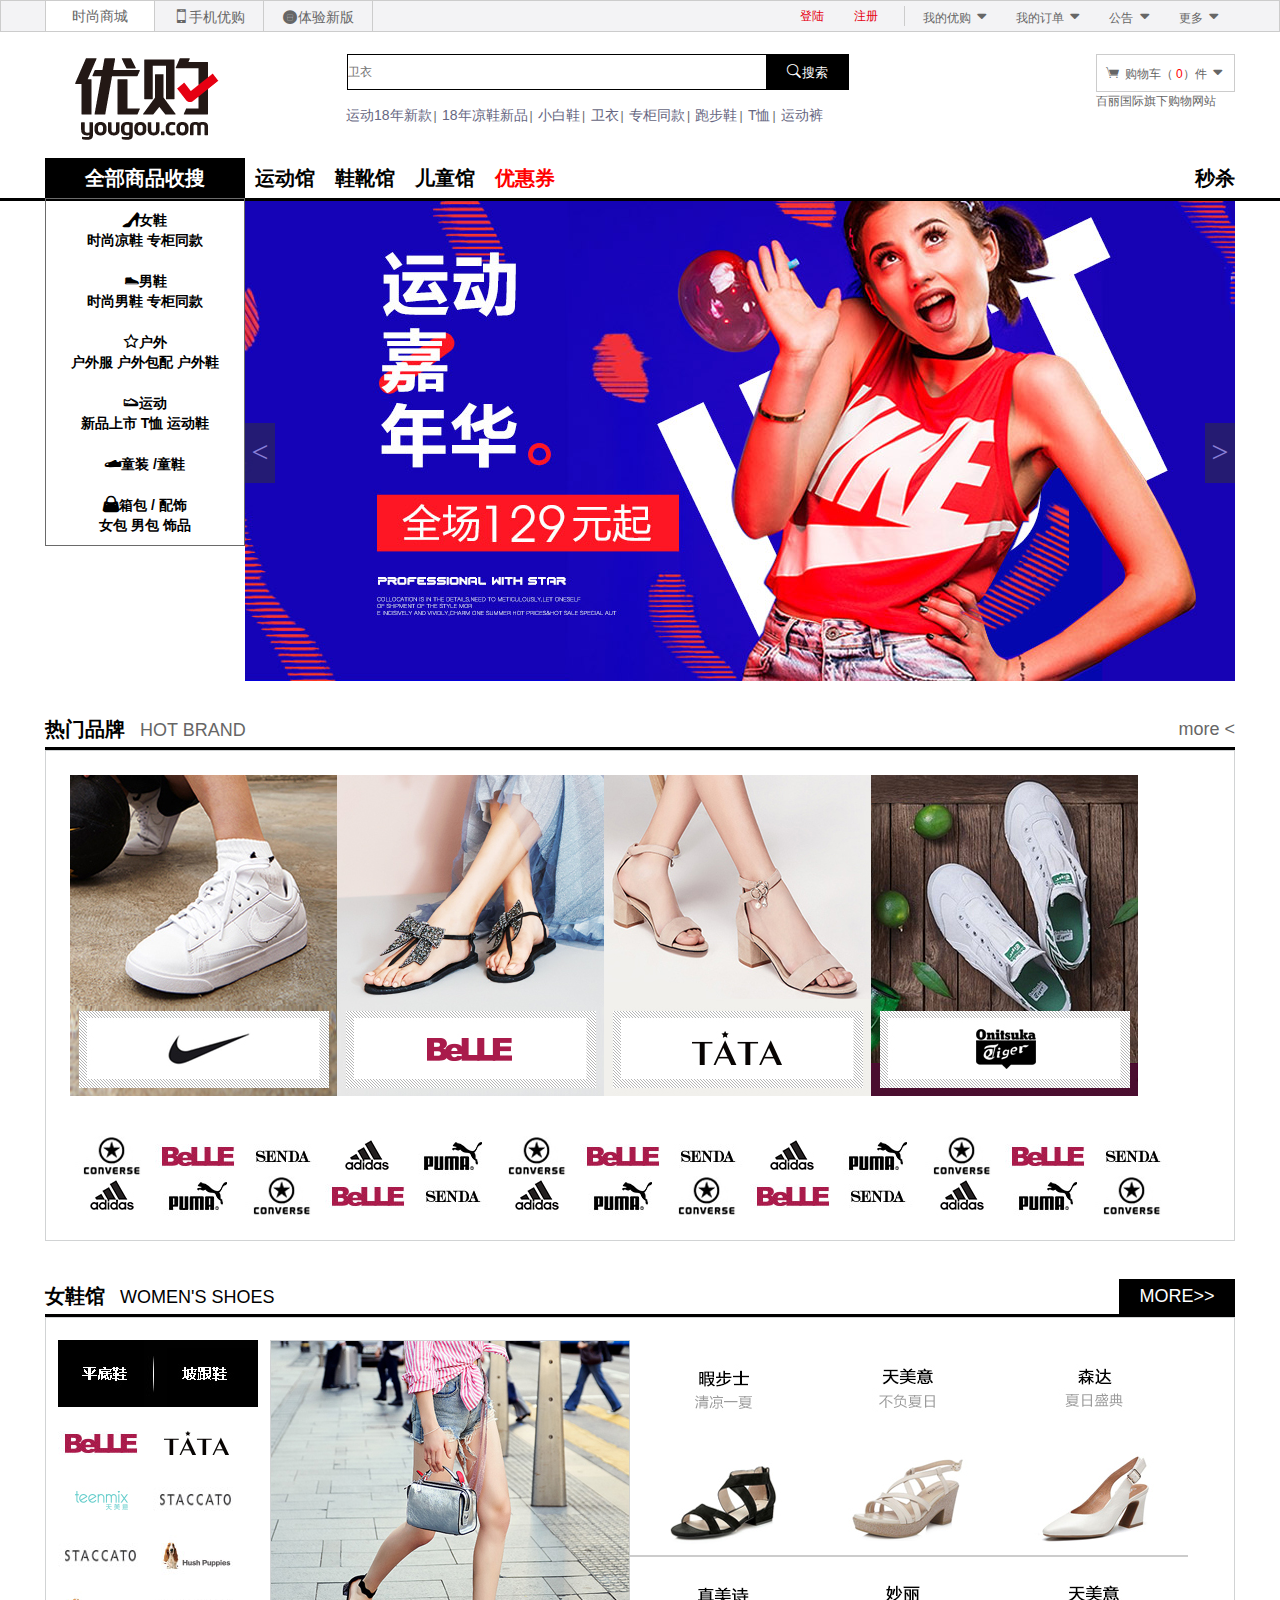
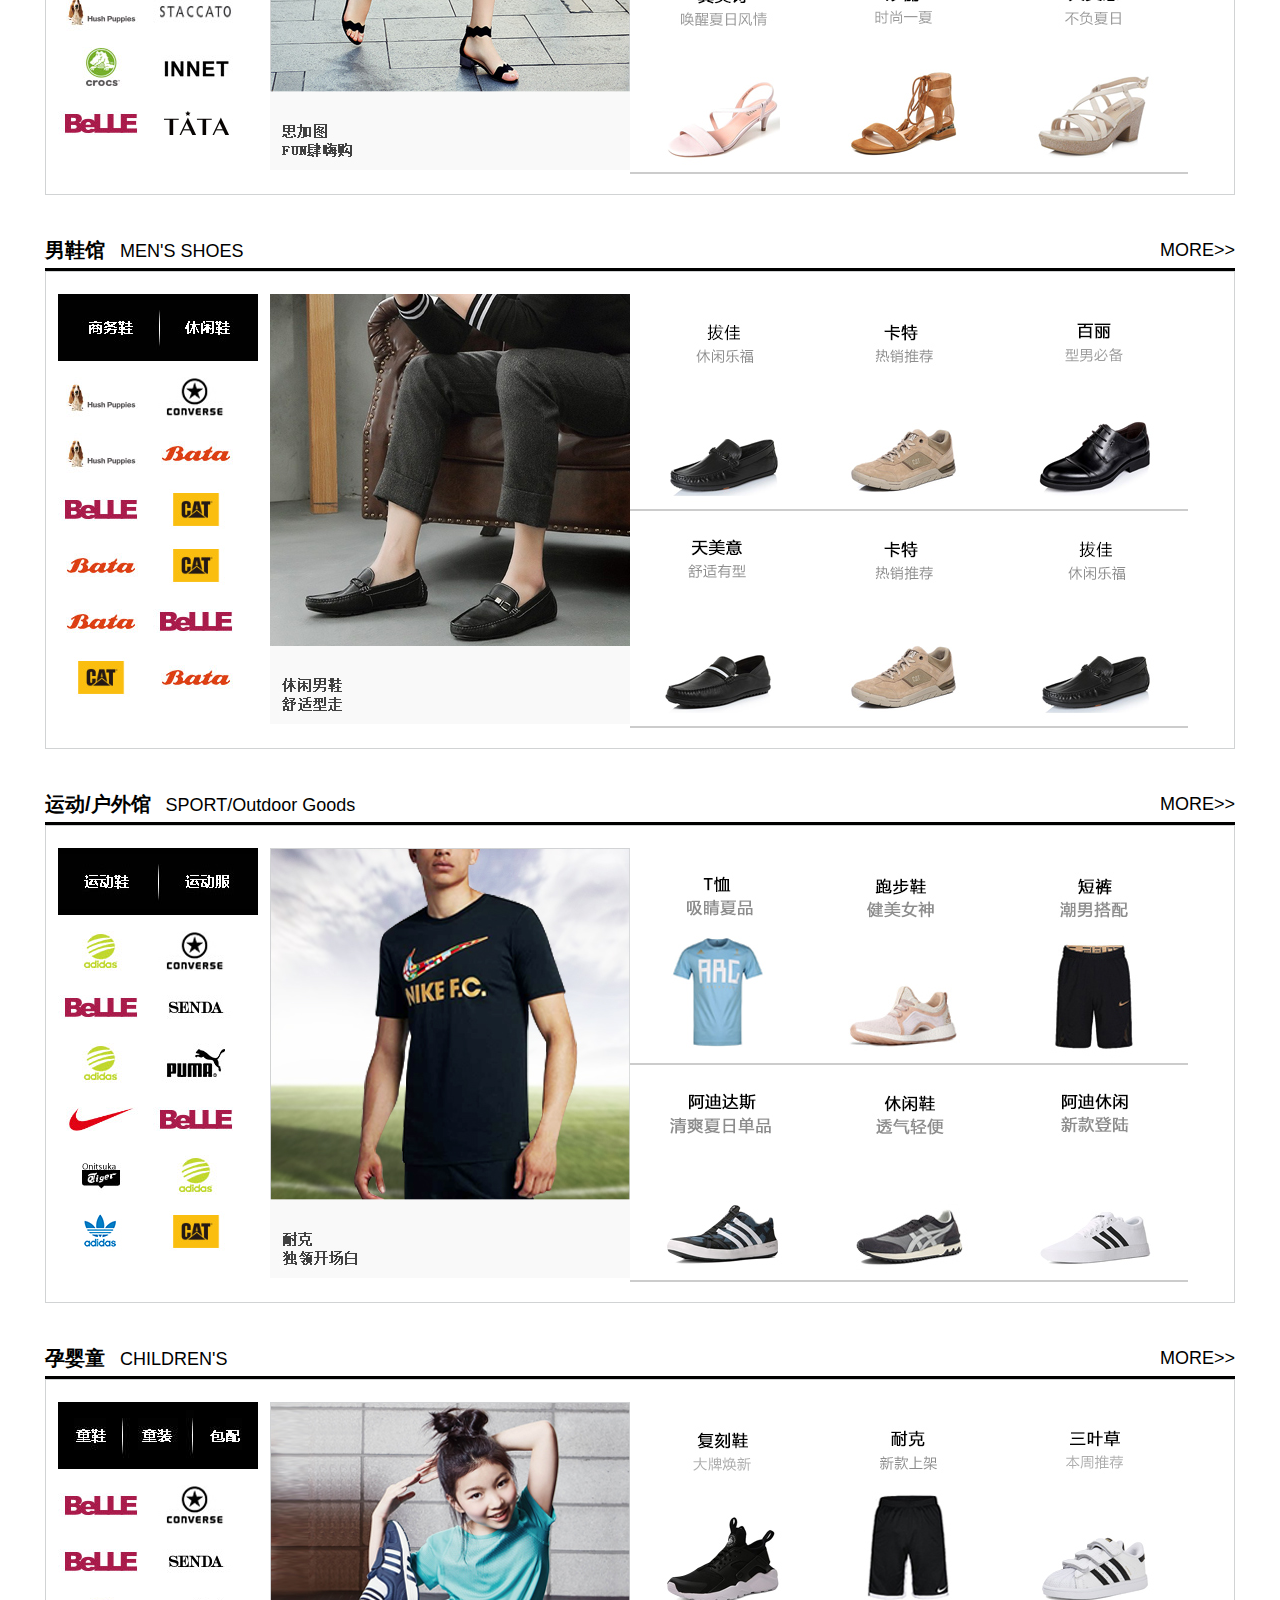
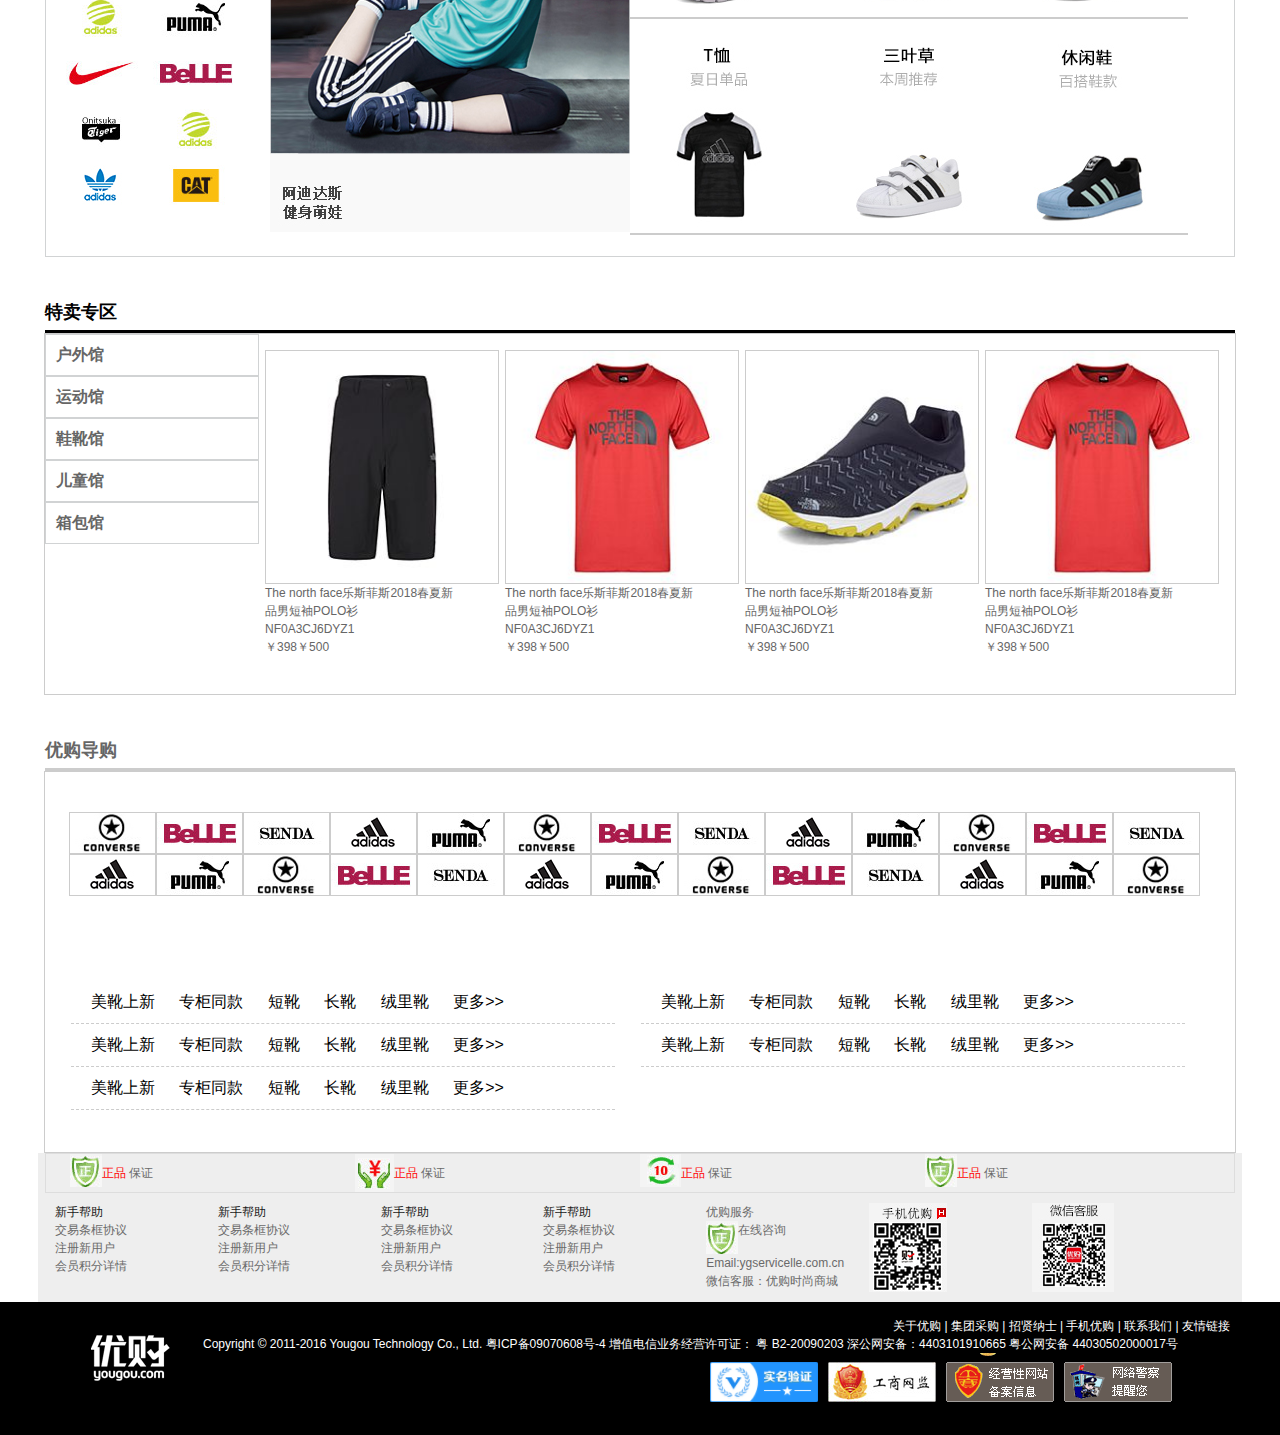
<file: src/index.html>
<!DOCTYPE html>
<html lang="en">

<head>
    <meta charset="UTF-8">
    <meta name="viewport" content="width=device-width, initial-scale=1.0">
    <meta http-equiv="X-UA-Compatible" content="ie=edge">
    <title>Document</title>
    <link rel="stylesheet" href="./css/index.css">
    <link rel="stylesheet" href="./css/base.css">
    <link rel="stylesheet" href="./font/iconfont.css">
</head>

<body>

    <!-- 首页 -->
    <div class="tzl_yougou">
        <!-- 头部部分 -->
        <div class="top_nav">
            <div class="w">
                <div class="cf top_navt">
                    <ul class="cf fl top_navtl">
                        <li class="fl">
                            <a href="">时尚商城</a>
                        </li>
                        <li class="fl">
                            <a href="">
                                <i class="iconfont icon-shouji"></i>手机优购</a>
                        </li>
                        <li class="fl">
                            <a href="">
                                <i class="iconfont icon-daodiantiyan"></i>体验新版</a>
                        </li>
                    </ul>
                    <ul class="cf fr top_navtr">
                        <div class="fl aboutuser">
                            <span class="login_top">登陆</span>
                            <span class="zhuce_top">注册</span>
                        </div>
                        <li class="fl">
                            <a href="">我的优购
                                <i class="iconfont icon-xiala"></i>
                            </a>
                        </li>
                        <li class="fl">
                            <a href="">我的订单
                                <i class="iconfont icon-xiala"></i>
                            </a>
                        </li>
                        <li class="fl">
                            <a href="">公告
                                <i class="iconfont icon-xiala"></i>
                            </a>
                        </li>
                        <li class="fl">
                            <a href="">更多
                                <i class="iconfont icon-xiala"></i>
                            </a>
                        </li>
                    </ul>
                </div>
            </div>
        </div>
        <!-- 搜索部分 -->
        <div class="logo_tab">
            <div class="w cf">
                <div class="fl logo_t">
                    <img src="./images/logo_n.jpg" alt="">
                </div>
                <div class="fl logo_c">
                    <div class="logo_ct cf">
                        <input type="text" placeholder="卫衣">
                        <button class="fr">
                            <i class="iconfont icon-fangdajing"></i>搜索</button>
                    </div>
                    <div class="logo_cb">
                        <ul class="cf">
                            <li class="fl">
                                <a href="">运动18年新款</a>
                            </li>
                            <li class="fl"> |
                                <a href="">18年凉鞋新品</a>
                            </li>
                            <li class="fl"> |
                                <a href="">小白鞋</a>
                            </li>
                            <li class="fl"> |
                                <a href="">卫衣</a>
                            </li>
                            <li class="fl"> |
                                <a href="">专柜同款</a>
                            </li>
                            <li class="fl"> |
                                <a href="">跑步鞋</a>
                            </li>
                            <li class="fl"> |
                                <a href="">T恤</a>
                            </li>
                            <li class="fl"> |
                                <a href="">运动裤</a>
                            </li>
                        </ul>
                    </div>
                </div>
                <div class="fr logo_r">
                    <div class="fr logo_rl">
                        <i class="iconfont icon-gouwuche"></i>
                        <span>
                            购物车（
                            <span class="logo_rl_s">4</span>）件
                        </span>
                        <i class="iconfont icon-xiala"></i>
                    </div>
                    <p>百丽国际旗下购物网站</p>

                </div>
            </div>
        </div>
        <!-- 导航栏 -->
        <div class="navLan">
            <div class="w">
                <div class="fl nav_left">
                    <ul class="cf nav_leftul">
                        <li class="fl fristNavLi">
                            <span>全部商品收搜</span>
                            <ul>
                                <li>
                                    <div>
                                        <i class="iconfont icon-gaogenxie"></i>女鞋</div>
                                    <p>时尚凉鞋 专柜同款</p>
                                </li>
                                <li>
                                    <div>
                                        <i class="iconfont icon-xiezi"></i>男鞋</div>
                                    <p>时尚男鞋 专柜同款</p>
                                </li>
                                <li>
                                    <div>
                                        <i class="iconfont icon-star"></i>户外</div>
                                    <p>户外服 户外包配 户外鞋</p>
                                </li>
                                <li>
                                    <div>
                                        <i class="iconfont icon-xiezi1"></i>运动</div>
                                    <p>新品上市 T恤 运动鞋</p>
                                </li>
                                <li>
                                    <div>
                                        <i class="iconfont icon-yundongxie"></i>童装 /童鞋</div>
                                    <pT恤 裤装 跑步鞋p>
                                </li>
                                <li>
                                    <div>
                                        <i class="iconfont icon-baobao"></i>箱包 / 配饰</div>
                                    <p>女包 男包 饰品</p>
                                </li>
                            </ul>
                        </li>
                        <li class="fl">运动馆</li>
                        <li class="fl">鞋靴馆</li>
                        <li class="fl">儿童馆</li>
                        <li class="fl ">优惠券</li>
                    </ul>
                </div>
                <div class="nav_right fr">
                    秒杀
                </div>
            </div>
        </div>

        <!-- 轮播图 -->
        <div class="cf">
            <div class="w">
                <div class="fr bannerbox">
                    <div class="banner" id="banner1">
                        <div class="move" id="move1">
                            <ul cf>
                                <li class="fl">
                                    <img src="./images/lunbo1.jpg" alt="" width="990" height="480px">
                                </li>
                                <li class="fl">
                                    <img src="./images/lunbo3.jpg" alt="" width="990" height="480px">
                                </li>
                                <li class="fl">
                                    <img src="./images/lunbo2.jpg" alt="" width="990" height="480px">
                                </li>
                                <li class="fl">
                                    <img src="./images/lunbo1.jpg" alt="" width="990" height="480px">
                                </li>
                                <li class="fl">
                                    <img src="./images/03.jpg" alt="" width="990" height="480px">
                                </li>
                            </ul>
                        </div>
                        <div class="ctrl" id="ctrl"></div>
                    </div>
                </div>
            </div>
        </div>

        <!--热门品牌 HOT BRAND-->
        <div class="w hot_t cf">
            <h5 class="fl">
                <span> 热门品牌</span>
                <span>HOT BRAND</span>
            </h5>
            <span class="fr">more
                <</span>
        </div>
        <div class="hot_brand">
            <div class="w">
                <div class="hot_brand_c">
                    <div class="hot_b">

                    </div>

                    <!-- 品牌logo -->
                    <div class="logo_pinpai">
                    </div>
                </div>


            </div>
        </div>


        <!-- 女鞋馆WOMEN'S SHOES-->
        <div class="women">
            <div class="w">
                <div class="women_t cf">
                    <h5 class="fl">
                        <span>女鞋馆</span>
                        <span>WOMEN'S SHOES</span>
                    </h5>
                    <span class="fr women_ts">MORE>></span>
                </div>
                <div class="women_b cf">
                    <div class="fl women_bl">
                        <img src="./images/nuxie.jpg" alt="">
                        <ul class="cf">
                            <li class="fl">
                                <img src="./images/nvxielogo1.jpg" alt="">
                            </li>
                            <li class="fl">
                                <img src="./images/nvxielogo2.jpg" alt="">
                            </li>
                            <li class="fl">
                                <img src="./images/nvxielogo3.jpg" alt="">
                            </li>
                            <li class="fl">
                                <img src="./images/nvxielogo4.jpg" alt="">
                            </li>
                            <li class="fl">
                                <img src="./images/nvxielogo4.jpg" alt="">
                            </li>
                            <li class="fl">
                                <img src="./images/nvxielogo6.jpg" alt="">
                            </li>
                            <li class="fl">
                                <img src="./images/nvxielogo6.jpg" alt="">
                            </li>
                            <li class="fl">
                                <img src="./images/nvxielogo4.jpg" alt="">
                            </li>
                            <li class="fl">
                                <img src="./images/nvxielogo9.jpg" alt="">
                            </li>
                            <li class="fl">
                                <img src="./images/nvxielogo10.jpg" alt="">
                            </li>
                            <li class="fl">
                                <img src="./images/nvxielogo1.jpg" alt="">
                            </li>
                            <li class="fl">
                                <img src="./images/nvxielogo2.jpg" alt="">
                            </li>
                        </ul>
                    </div>
                    <div class="fl women_bc">
                        <img src="./images/nvxietu1.jpg" alt="">
                    </div>
                    <div class="fl women_br">
                        <div class="women_brli">
                            <div class="cf">
                                <img src="./images/nvxie1.jpg" alt="">
                                <img src="./images/nvxie2.jpg" alt="">
                                <img src="./images/nvxie3.jpg" alt="">
                            </div>
                            <div class="cf">
                                <img src="./images/nvxie4.jpg" alt="">
                                <img src="./images/nvxie6.jpg" alt="">
                                <img src="./images/nvxie2.jpg" alt="">
                            </div>
                        </div>
                    </div>
                </div>
            </div>
        </div>

        <!-- 男鞋馆MEN'S SHOES -->
        <div class="women">
            <div class="w">
                <div class="women_t cf">
                    <h5 class="fl">
                        <span>男鞋馆</span>
                        <span>MEN'S SHOES</span>
                    </h5>
                    <span class="fr">MORE>></span>
                </div>
                <div class="women_b cf">
                    <div class="fl women_bl">
                        <img src="./images/05.png" alt="">
                        <ul class="cf">
                            <li class="fl">
                                <img src="./images/nanxielogo5.jpg" alt="">
                            </li>
                            <li class="fl">
                                <img src="./images/logo1.jpg" alt="">
                            </li>
                            <li class="fl">
                                <img src="./images/nanxielogo5.jpg" alt="">
                            </li>
                            <li class="fl">
                                <img src="./images/nanxielogo3.jpg" alt="">
                            </li>
                            <li class="fl">
                                <img src="./images/logo2.jpg" alt="">
                            </li>
                            <li class="fl">
                                <img src="./images/nanxielogo2.jpg" alt="">
                            </li>
                            <li class="fl">
                                <img src="./images/nanxielogo3.jpg" alt="">
                            </li>
                            <li class="fl">
                                <img src="./images/nanxielogo2.jpg" alt="">
                            </li>
                            <li class="fl">
                                <img src="./images/nanxielogo3.jpg" alt="">
                            </li>
                            <li class="fl">
                                <img src="./images/logo2.jpg" alt="">
                            </li>
                            <li class="fl">
                                <img src="./images/nanxielogo2.jpg" alt="">
                            </li>
                            <li class="fl">
                                <img src="./images/nanxielogo3.jpg" alt="">
                            </li>
                        </ul>
                    </div>
                    <div class="fl women_bc">
                        <img src="./images/06.png" alt="">
                    </div>
                    <div class="fl women_br">
                        <div class="women_brli">
                            <div class="cf">
                                <img src="./images/nanxie1.jpg" alt="">
                                <img src="./images/nanxie2.jpg" alt="">
                                <img src="./images/nanxie3.jpg" alt="">
                            </div>
                            <div class="cf">
                                <img src="./images/nanxie4.jpg" alt="">
                                <img src="./images/nanxie2.jpg" alt="">
                                <img src="./images/07.jpg" alt="">
                            </div>
                        </div>
                    </div>
                </div>
            </div>
        </div>


        <!-- 运动/户外馆SPORT/Outdoor Goods -->
        <div class="women">
            <div class="w">
                <div class="women_t cf">
                    <h5 class="fl">
                        <span>运动/户外馆</span>
                        <span>SPORT/Outdoor Goods</span>
                    </h5>
                    <span class="fr">MORE>></span>
                </div>
                <div class="women_b cf">
                    <div class="fl women_bl">
                        <img src="./images/yundong.jpg" alt="">
                        <ul class="cf">
                            <li class="fl">
                                <img src="./images/logo8.jpg" alt="">
                            </li>
                            <li class="fl">
                                <img src="./images/logo1.jpg" alt="">
                            </li>
                            <li class="fl">
                                <img src="./images/logo2.jpg" alt="">
                            </li>
                            <li class="fl">
                                <img src="./images/logo3.jpg" alt="">
                            </li>
                            <li class="fl">
                                <img src="./images/logo8.jpg" alt="">
                            </li>
                            <li class="fl">
                                <img src="./images/logo5.jpg" alt="">
                            </li>
                            <li class="fl">
                                <img src="./images/logo6.jpg" alt="">
                            </li>
                            <li class="fl">
                                <img src="./images/logo2.jpg" alt="">
                            </li>
                            <li class="fl">
                                <img src="./images/logo7.jpg" alt="">
                            </li>
                            <li class="fl">
                                <img src="./images/logo8.jpg" alt="">
                            </li>
                            <li class="fl">
                                <img src="./images/logo9.jpg" alt="">
                            </li>
                            <li class="fl">
                                <img src="./images/nanxielogo2.jpg" alt="">
                            </li>

                        </ul>
                    </div>
                    <div class="fl women_bc">
                        <img src="./images/huwai.jpg" alt="">
                    </div>
                    <div class="fl women_br">
                        <div class="women_brli">
                            <div class="cf">
                                <img src="./images/huwai2.jpg" alt="">
                                <img src="./images/huwai3.jpg" alt="">
                                <img src="./images/huwai4.jpg" alt="">
                            </div>
                            <div class="cf">
                                <img src="./images/huwai5.jpg" alt="">
                                <img src="./images/huwai6.jpg" alt="">
                                <img src="./images/huwai7.jpg" alt="">
                            </div>
                        </div>
                    </div>
                </div>
            </div>
        </div>


        <!-- 孕婴童CHILDREN'S -->
        <div class="women">
            <div class="w">
                <div class="women_t cf">
                    <h5 class="fl">
                        <span>孕婴童</span>
                        <span>CHILDREN'S</span>
                    </h5>
                    <span class="fr">MORE>></span>
                </div>
                <div class="women_b cf">
                    <div class="fl women_bl">
                        <img src="./images/yin.jpg" alt="">
                        <ul class="cf">
                            <li class="fl">
                                <img src="./images/logo2.jpg" alt="">
                            </li>
                            <li class="fl">
                                <img src="./images/logo1.jpg" alt="">
                            </li>
                            <li class="fl">
                                <img src="./images/logo2.jpg" alt="">
                            </li>
                            <li class="fl">
                                <img src="./images/logo3.jpg" alt="">
                            </li>
                            <li class="fl">
                                <img src="./images/logo8.jpg" alt="">
                            </li>
                            <li class="fl">
                                <img src="./images/logo5.jpg" alt="">
                            </li>
                            <li class="fl">
                                <img src="./images/logo6.jpg" alt="">
                            </li>
                            <li class="fl">
                                <img src="./images/logo2.jpg" alt="">
                            </li>
                            <li class="fl">
                                <img src="./images/logo7.jpg" alt="">
                            </li>
                            <li class="fl">
                                <img src="./images/logo8.jpg" alt="">
                            </li>
                            <li class="fl">
                                <img src="./images/logo9.jpg" alt="">
                            </li>
                            <li class="fl">
                                <img src="./images/nanxielogo2.jpg" alt="">
                            </li>
                        </ul>
                    </div>
                    <div class="fl women_bc">
                        <img src="./images/yin1.jpg" alt="">
                    </div>
                    <div class="fl women_br">
                        <div class="women_brli">
                            <div class="cf">
                                <img src="./images/yin6.jpg" alt="">
                                <img src="./images/yin5.jpg" alt="">
                                <img src="./images/yin2.jpg" alt="">
                            </div>
                            <div class="cf">
                                <img src="./images/yin3.jpg" alt="">
                                <img src="./images/yin2.jpg" alt="">
                                <img src="./images/yin4.jpg" alt="">
                            </div>
                        </div>
                    </div>
                </div>
            </div>
        </div>

        <!-- 特卖专区 -->
        <div class="zhuanqu w">
            <h5>特卖专区</h5>
        </div>
        <div class="temai">
            <div class="w cf">
                <div class="temai_lb fl">
                    <ul>
                        <li>户外馆</li>
                        <li>运动馆</li>
                        <li>鞋靴馆</li>
                        <li>儿童馆</li>
                        <li>箱包馆</li>
                    </ul>
                </div>

                <div class="temai_lr fl">

                </div>
            </div>
        </div>


        <!-- 优购导购 -->
        <div class="daogou w">
            <h5>优购导购</h5>
        </div>
        <div class="yougou">
            <div class="w">
                <div class="yougou_logo">
                    <div class="logo_pinpai yougou_logopp"></div>
                    <div></div>
                </div>
                <div class="yougou_logoxi">
                    <ul class="cf">
                        <li class="fl">
                            <div>
                                <a href="" 潮流女鞋></a>
                                <a href="">美靴上新</a>
                                <a href=""> 专柜同款 </a>
                                <a href=""> 短靴</a>
                                <a href="">长靴</a>
                                <a href="">绒里靴 </a>
                                <a href="">更多>></a>
                            </div>
                        </li>
                        <li class="fl">
                            <div>
                                <a href="" 潮流女鞋></a>
                                <a href="">美靴上新</a>
                                <a href=""> 专柜同款 </a>
                                <a href=""> 短靴</a>
                                <a href="">长靴</a>
                                <a href="">绒里靴 </a>
                                <a href="">更多>></a>
                            </div>
                        </li>
                        <li class="fl">
                            <div>
                                <a href="" 潮流女鞋></a>
                                <a href="">美靴上新</a>
                                <a href=""> 专柜同款 </a>
                                <a href=""> 短靴</a>
                                <a href="">长靴</a>
                                <a href="">绒里靴 </a>
                                <a href="">更多>></a>
                            </div>
                        </li>
                        <li class="fl">
                            <div>
                                <a href="" 潮流女鞋></a>
                                <a href="">美靴上新</a>
                                <a href=""> 专柜同款 </a>
                                <a href=""> 短靴</a>
                                <a href="">长靴</a>
                                <a href="">绒里靴 </a>
                                <a href="">更多>></a>
                            </div>
                        </li>
                        <li class="fl">
                            <div>
                                <a href="" 潮流女鞋></a>
                                <a href="">美靴上新</a>
                                <a href=""> 专柜同款 </a>
                                <a href=""> 短靴</a>
                                <a href="">长靴</a>
                                <a href="">绒里靴 </a>
                                <a href="">更多>></a>
                            </div>
                        </li>
                    </ul>
                </div>
            </div>
        </div>

    <!-- footer -->
    <div class="footer">
        <div class="w">
        <div>
            <ul class="foodterTitle cf">

                <li class="fl cf">
                    <img src="./images/7.png" alt="" class="fl">
                    <span class="fl">正品
                        <i>保证</i>
                    </span>
                </li>
                <li class="fl cf">
                    <img src="./images/8.png" alt="" class="fl">
                    <span class="fl">正品
                        <i>保证</i>
                    </span>
                </li>
                <li class="fl cf">
                    <img src="./images/9.png" alt="" class="fl">
                    <span class="fl">正品
                        <i>保证</i>
                    </span>
                </li>
                <li class="fl cf">
                    <img src="./images/7.png" alt="" class="fl">
                    <span class="fl">正品
                        <i>保证</i>
                    </span>
                </li>

            </ul>
        </div>
        <div class="foodterList cf">
            <div class="lisItem fl">
                <ul class="foodterItem">
                    <li>新手帮助</li>
                    <li>交易条框协议</li>
                    <li>注册新用户</li>
                    <li>会员积分详情</li>
                </ul>
            </div>
            <div class="lisItem fl">
                <ul class="foodterItem">
                    <li>新手帮助</li>
                    <li>交易条框协议</li>
                    <li>注册新用户</li>
                    <li>会员积分详情</li>
                </ul>
            </div>
            <div class="lisItem fl">
                <ul class="foodterItem">
                    <li>新手帮助</li>
                    <li>交易条框协议</li>
                    <li>注册新用户</li>
                    <li>会员积分详情</li>
                </ul>
            </div>
            <div class="lisItem fl">
                <ul class="foodterItem">
                    <li>新手帮助</li>
                    <li>交易条框协议</li>
                    <li>注册新用户</li>
                    <li>会员积分详情</li>
                </ul>
            </div>
            <div class="lisItem fl">
                <div>优购服务</div>
                <div class="cf">
                    <img src="./images/7.png" alt="" class="fl">
                    <span class="fl">在线咨询</span>

                </div>
                <div>
                    Email:ygservicelle.com.cn

                </div>
                <div>
                    微信客服：优购时尚商城

                </div>
            </div>
            <div class="lisItem fl">
                <img src="./images/1.png" alt="">
            </div>
            <div class="lisItem fl">
                <img src="./images/4.png" alt="">
            </div>
        </div>
    </div>
        
    </div>
    <div class="dibuss">
        <div class="dibt">关于优购 | 集团采购 | 招贤纳士 | 手机优购 | 联系我们 | 友情链接 </div>
        <div class=" cf">
            <div class="fl">
                <img class="yougouLogo" src="./images/2.png" alt="">
            </div>
            <div class="fl">
                <div>Copyright © 2011-2016 Yougou Technology Co., Ltd. 粤ICP备09070608号-4 增值电信业务经营许可证： 粤 B2-20090203 深公网安备：4403101910665  粤公网安备 44030502000017号</div>
                <div class="cf">
                    <img src="./images/6.png" alt="" class="fr">
                </div>
            </div>
        </div>
    </div>
    </div>


  
    <script src="../js/jquery.min.js"></script>
    <script src="../js/myscroll.js"></script>
    <script src="../js/common.js"></script>
    <script src="../js/index.js"></script>
</body>

</html>
</file>
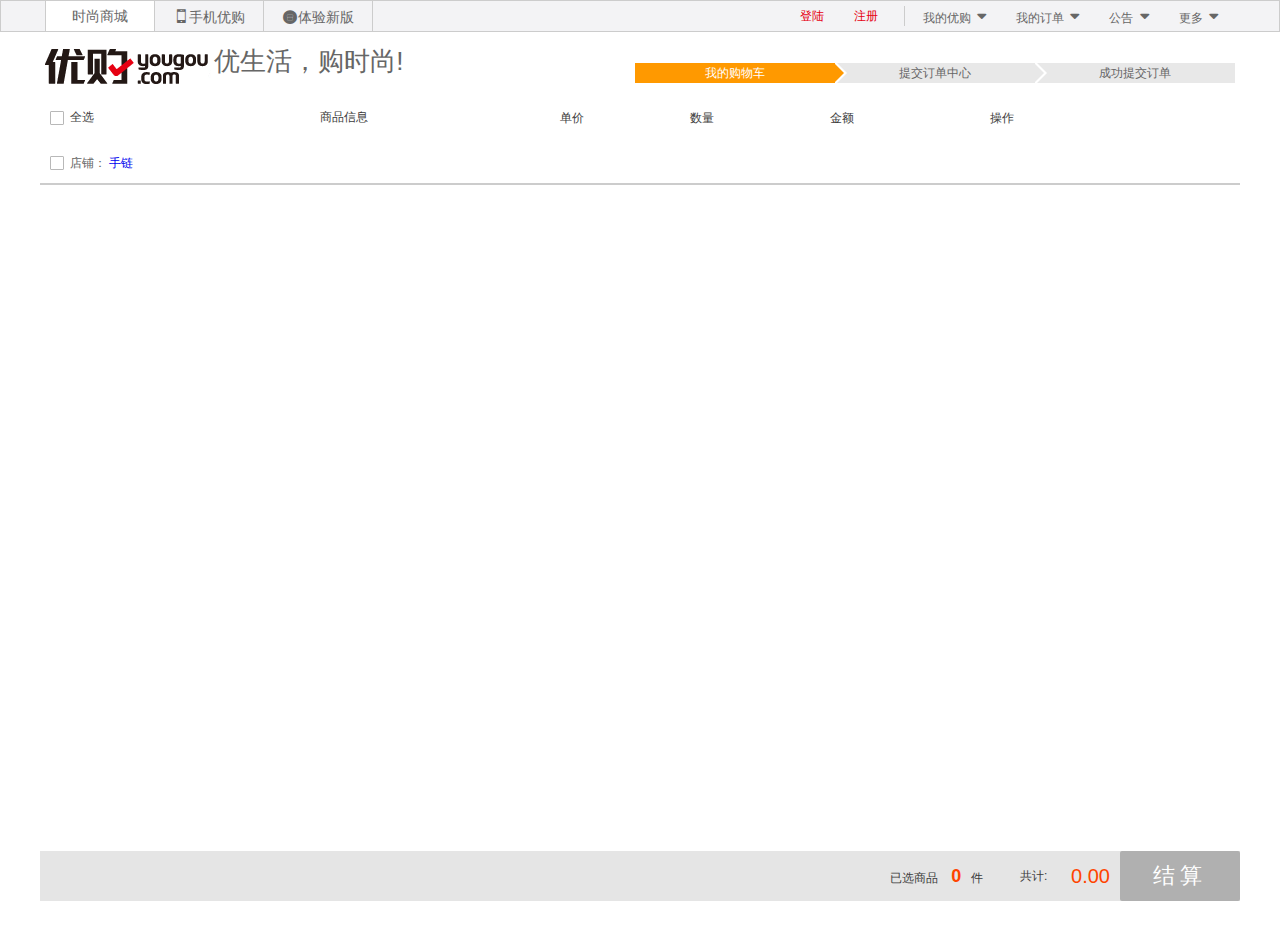
<file: src/car.html>
<!DOCTYPE html>
<html lang="en">

<head>
    <meta charset="UTF-8">
    <meta name="viewport" content="width=device-width, initial-scale=1.0">
    <meta http-equiv="X-UA-Compatible" content="ie=edge">
    <title>Document</title>
    <link rel="stylesheet" href="./css/car.css">
    <link rel="stylesheet" href="./css/base.css">
    <link rel="stylesheet" href="./font/iconfont.css">


    <script src="../js/jquery.min.js"></script>
    <script src="../js/httpclient.js"></script>
    <script src="../js/common.js"></script>
    <script src="../js/jquery.carts.min.js"></script>
    <script src="../js/car.js"></script>
    <script src="../js/carts.js"></script>



</head>

<body>
    <!-- car-->
    <div class="tzl_yougou">
        <!-- 头部部分 -->
        <div class="top_nav">
            <div class="w">
                <div class="cf top_navt">
                    <ul class="cf fl top_navtl">
                        <li class="fl">
                            <a href="">时尚商城</a>
                        </li>
                        <li class="fl">
                            <a href="">
                                <i class="iconfont icon-shouji"></i>手机优购</a>
                        </li>
                        <li class="fl">
                            <a href="">
                                <i class="iconfont icon-daodiantiyan"></i>体验新版</a>
                        </li>
                    </ul>
                    <ul class="cf fr top_navtr">
                        <div class="fl aboutuser">
                            <span class="login_top">登陆</span>
                            <span class="zhuce_top">注册</span>
                        </div>
                        <li class="fl">
                            <a href="">我的优购
                                <i class="iconfont icon-xiala"></i>
                            </a>
                        </li>
                        <li class="fl">
                            <a href="">我的订单
                                <i class="iconfont icon-xiala"></i>
                            </a>
                        </li>
                        <li class="fl">
                            <a href="">公告
                                <i class="iconfont icon-xiala"></i>
                            </a>
                        </li>
                        <li class="fl">
                            <a href="">更多
                                <i class="iconfont icon-xiala"></i>
                            </a>
                        </li>
                    </ul>
                </div>
            </div>
        </div>

        <!-- 优生活 -->
        <div class="youshengh">
            <div class="w cf">
                <div class="fl">
                        <img src="./images/car.png" alt="">
                        <span>优生活，购时尚!</span>
                </div>
               <div class="fr youshengh_r">
                    <ul class="cf cart_step">
                            <li class="current fl">我的购物车<em></em><i></i></li>
                            <li class="fl">提交订单中心<em></em><i></i></li>
                            <li class="fl">成功提交订单<em></em><i></i></li>
                    </ul>
               </div>
              
        </div>
        </div>

        <section class="cartMain">
                <div class="cartMain_hd">
                    <ul class="order_lists cartTop">
                        <li class="list_chk">
                            <!--所有商品全选-->
                            <input type="checkbox" id="all" class="whole_check">
                            <label for="all"></label>
                            全选
                        </li>
                        <li class="list_con">商品信息</li>
                        <li class="list_price">单价</li>
                        <li class="list_amount">数量</li>
                        <li class="list_sum">金额</li>
                        <li class="list_op">操作</li>
                    </ul>
                </div>
            
                <div class="cartBox">
                    <div class="shop_info">
                        <div class="all_check">
                            <!--店铺全选-->
                            <input type="checkbox" id="shop_b" class="shopChoice">
                            <label for="shop_b" class="shop"></label>
                        </div>
                        <div class="shop_name">
                            店铺：
                            <a href="javascript:;">手链</a>
                        </div>
                    </div>
                    <div class="order_content">
                    </div>
                </div>
            
               
                <!--底部-->
                <div class="bar-wrapper">
                    <div class="bar-right">
                        <div class="piece">已选商品
                            <strong class="piece_num">0</strong>件</div>
                        <div class="totalMoney">共计:
                            <strong class="total_text">0.00</strong>
                        </div>
                        <div class="calBtn">
                            <a href="javascript:;">结算</a>
                        </div>
                    </div>
                </div>
            </section>
           

        




  
          
    </div>


</body>

</html>
</file>
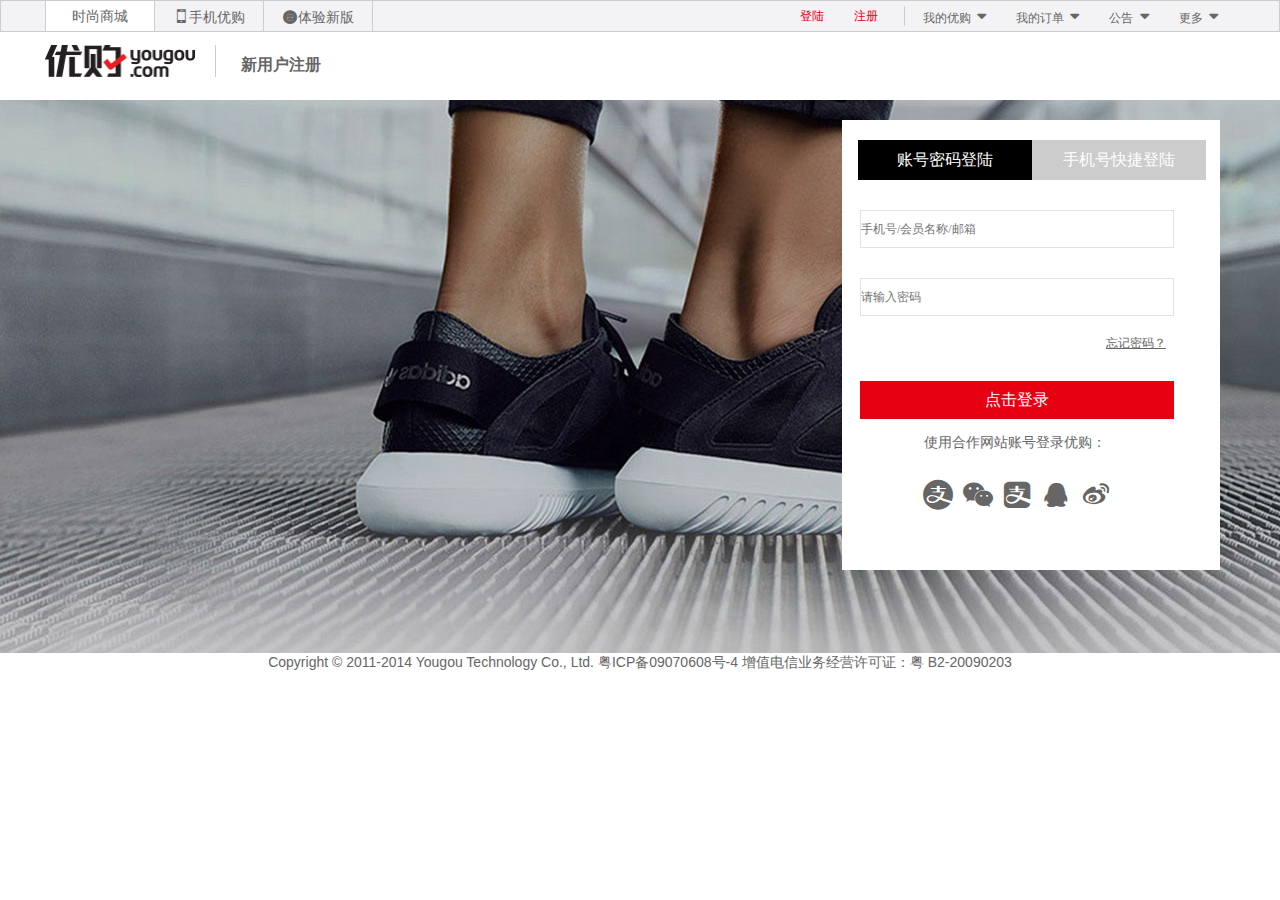
<file: src/login.html>
<!DOCTYPE html>
<html lang="en">

<head>
    <meta charset="UTF-8">
    <meta name="viewport" content="width=device-width, initial-scale=1.0">
    <meta http-equiv="X-UA-Compatible" content="ie=edge">
    <title>Document</title>
    <link rel="stylesheet" href="./css/base.css">
    <link rel="stylesheet" href="./font/iconfont.css">
    <link rel="stylesheet" href="./css/login.css">
    <script src="../js/jquery.min.js"></script>
    <script src="../js/httpclient.js"></script>
    <script src="../js/common.js"></script>
    <script src="../js/login.js"></script>
    
</head>

<body>

    <!-- 登录页面 -->
    <div class="login">
        <!-- 头部部分 -->
        <div class="top_nav">
            <div class="w">
                <div class="cf top_navt">
                    <ul class="cf fl top_navtl">
                        <li class="fl">
                            <a href="">时尚商城</a>
                        </li>
                        <li class="fl">
                            <a href="">
                                <i class="iconfont icon-shouji"></i>手机优购</a>
                        </li>
                        <li class="fl">
                            <a href="">
                                <i class="iconfont icon-daodiantiyan"></i>体验新版</a>
                        </li>
                    </ul>
                    <ul class="cf fr top_navtr">
                        <div class="fl aboutuser">
                            <span>登陆</span>
                            <span>注册</span>
                        </div>
                        <li class="fl">
                            <a href="">我的优购
                                <i class="iconfont icon-xiala"></i>
                            </a>
                        </li>
                        <li class="fl">
                            <a href="">我的订单
                                <i class="iconfont icon-xiala"></i>
                            </a>
                        </li>
                        <li class="fl">
                            <a href="">公告
                                <i class="iconfont icon-xiala"></i>
                            </a>
                        </li>
                        <li class="fl">
                            <a href="">更多
                                <i class="iconfont icon-xiala"></i>
                            </a>
                        </li>
                    </ul>
                </div>
            </div>
        </div>


            <div class="w zhuce cf">
                <img src="./images/yg.png" alt="" class="fl">
                <span class="fl">新用户注册</span>
            </div>  

        <div class="banner cf">
            <div class="banner_lg fr">
                <div class="banner_lgs cf">
                    <span class="fl">账号密码登陆</span>
                    <span class="fl">手机号快捷登陆</span>
                </div>
                <div class="banner_lgd">
                    <input type="text" name="email" placeholder="手机号/会员名称/邮箱" id="email_" class="nreg_input" maxlength="50" value="">
                    <br/>
                    <input type="password" name="password" placeholder="请输入密码" id="password_" class="nreg_input" maxlength="50" curcapslockid="0">
                    <input type="text">
                    <p>忘记密码？</p>
                    <button class="btn">点击登录</button>
                    <span>使用合作网站账号登录优购：</span>
                    <div class="icon">
                        <i class="iconfont icon-zhifubao" ></i>
                        <i class="iconfont icon-weixin"></i>
                        <i class="iconfont icon-zhifubao1"></i>
                        <i class="iconfont icon-qq"></i>
                        <i class="iconfont icon-weibo"></i>
                    </div>
                </div>
            </div>
        </div>

        <div class="banner_p"><p>Copyright © 2011-2014 Yougou Technology Co., Ltd. 粤ICP备09070608号-4 增值电信业务经营许可证：粤 B2-20090203</p></div>
        


</div>
</body>

</html>
</file>
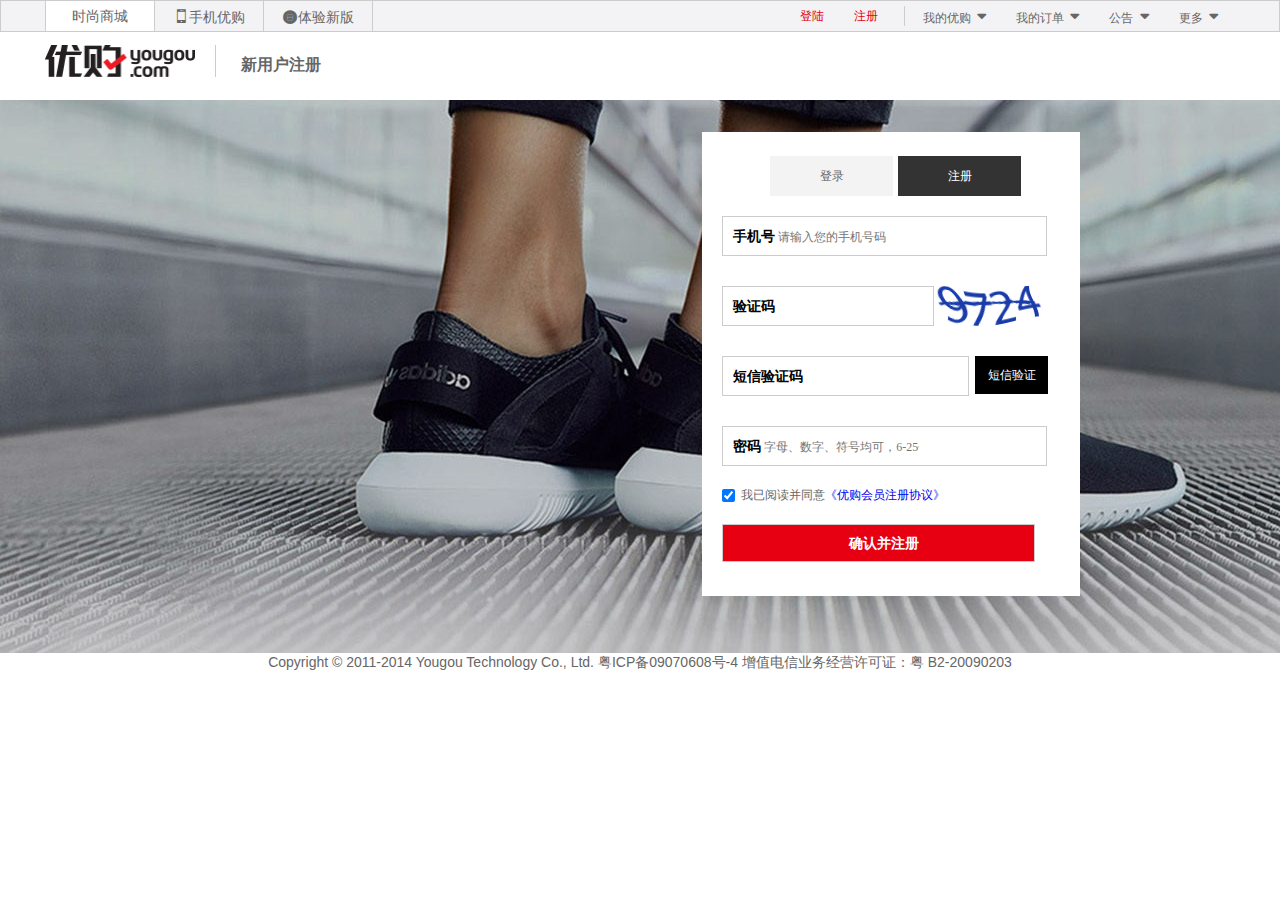
<file: src/reg.html>
<!DOCTYPE html>
<html lang="en">

<head>
    <meta charset="UTF-8">
    <meta name="viewport" content="width=device-width, initial-scale=1.0">
    <meta http-equiv="X-UA-Compatible" content="ie=edge">
    <title>Document</title>
    <link rel="stylesheet" href="./css/base.css">
    <link rel="stylesheet" href="./font/iconfont.css">
    <link rel="stylesheet" href="./css/reg.css">
    <script src="../js/jquery.min.js"></script>
    <script src="../js/httpclient.js"></script>
    <script src="../js/common.js"></script>
    <script src="../js/reg.js"></script>

</head>

<body>
    <!-- 注册页面 -->
    <div class="login">
        <!-- 头部部分 -->
        <div class="top_nav">
            <div class="w">
                <div class="cf top_navt">
                    <ul class="cf fl top_navtl">
                        <li class="fl">
                            <a href="">时尚商城</a>
                        </li>
                        <li class="fl">
                            <a href="">
                                <i class="iconfont icon-shouji"></i>手机优购</a>
                        </li>
                        <li class="fl">
                            <a href="">
                                <i class="iconfont icon-daodiantiyan"></i>体验新版</a>
                        </li>
                    </ul>
                    <ul class="cf fr top_navtr">
                        <div class="fl aboutuser">
                            <span>登陆</span>
                            <span>注册</span>
                        </div>
                        <li class="fl">
                            <a href="">我的优购
                                <i class="iconfont icon-xiala"></i>
                            </a>
                        </li>
                        <li class="fl">
                            <a href="">我的订单
                                <i class="iconfont icon-xiala"></i>
                            </a>
                        </li>
                        <li class="fl">
                            <a href="">公告
                                <i class="iconfont icon-xiala"></i>
                            </a>
                        </li>
                        <li class="fl">
                            <a href="">更多
                                <i class="iconfont icon-xiala"></i>
                            </a>
                        </li>
                    </ul>
                </div>
            </div>
        </div>


        <div class="w zhuce cf">
            <img src="./images/yg.png" alt="" class="fl">
            <span class="fl">新用户注册</span>
        </div>

        <div class="zhuce_d cf">
            <div id="emailDiv" class="nreg_left fr" style="margin-top: 12px">
                <ul class="tab_sig_reg cf">
                    <li class="tab_sig">
                        <a href="#"></a>登录</a>
                    </li>
                    <li class="tab_reg tab_cur">
                        <a href="#">注册</a>
                    </li>
                </ul>
                <div class="zc_b cf">
                    <div>
                        <label for="lab1">手机号</label>
                        <input type="text" name="mobile" id="reg_mobile_" class="nreg_input" valid="Mobile" placeholder="请输入您的手机号码">
                    </div>
                    <div class="cf">
                           <div class="fl">
                            <label for="lab2">验证码</label>
                            <input type="text" name="reg_checkcode" id="code2_" class="nreg_sinput" maxlength="4" valid="IdentifyCode" style="width: 128px">
                        </div>
                            <img src="./images/yanz.png" alt="" class="fl">
                    </div>
                   
                    <div class="cf">
                            <div class="fl">
                            <label for="lab3">短信验证码</label>
                            <input type="text" name="mobilecode" id="reg_mobile_code_" class="nreg_sinput" valid="MsgIdentifyCode" style="width: 155px;">
                             </div>  
                            <span class="fl">短信验证</span>
                    </div>
                    <div>
                            <label for="lab5">密码</label>
                            <input type="password" name="password1" id="reg_password_" class="nreg_input" maxlength="25" valid="Password" placeholder="字母、数字、符号均可，6-25个字符以内">
                    </div>
                    <p>
                            <input type="checkbox" id="rules" name="rules" style="margin-top:0" checked="checked">
                            <label style="padding-left:3px" for="rules">我已阅读并同意<a href="http://www.yougou.com/help/registrationagreement.html" class="Red undline" target="_blank">《优购会员注册协议》</a></label>
                    </p>
                    <input type="submit" title="立即注册" value="确认并注册" id="reg_buton">
                </div>
            </div>
        </div>

        <div class="banner_p">
            <p>Copyright © 2011-2014 Yougou Technology Co., Ltd. 粤ICP备09070608号-4 增值电信业务经营许可证：粤 B2-20090203</p>
        </div>



    </div>
</body>

</html>
</file>
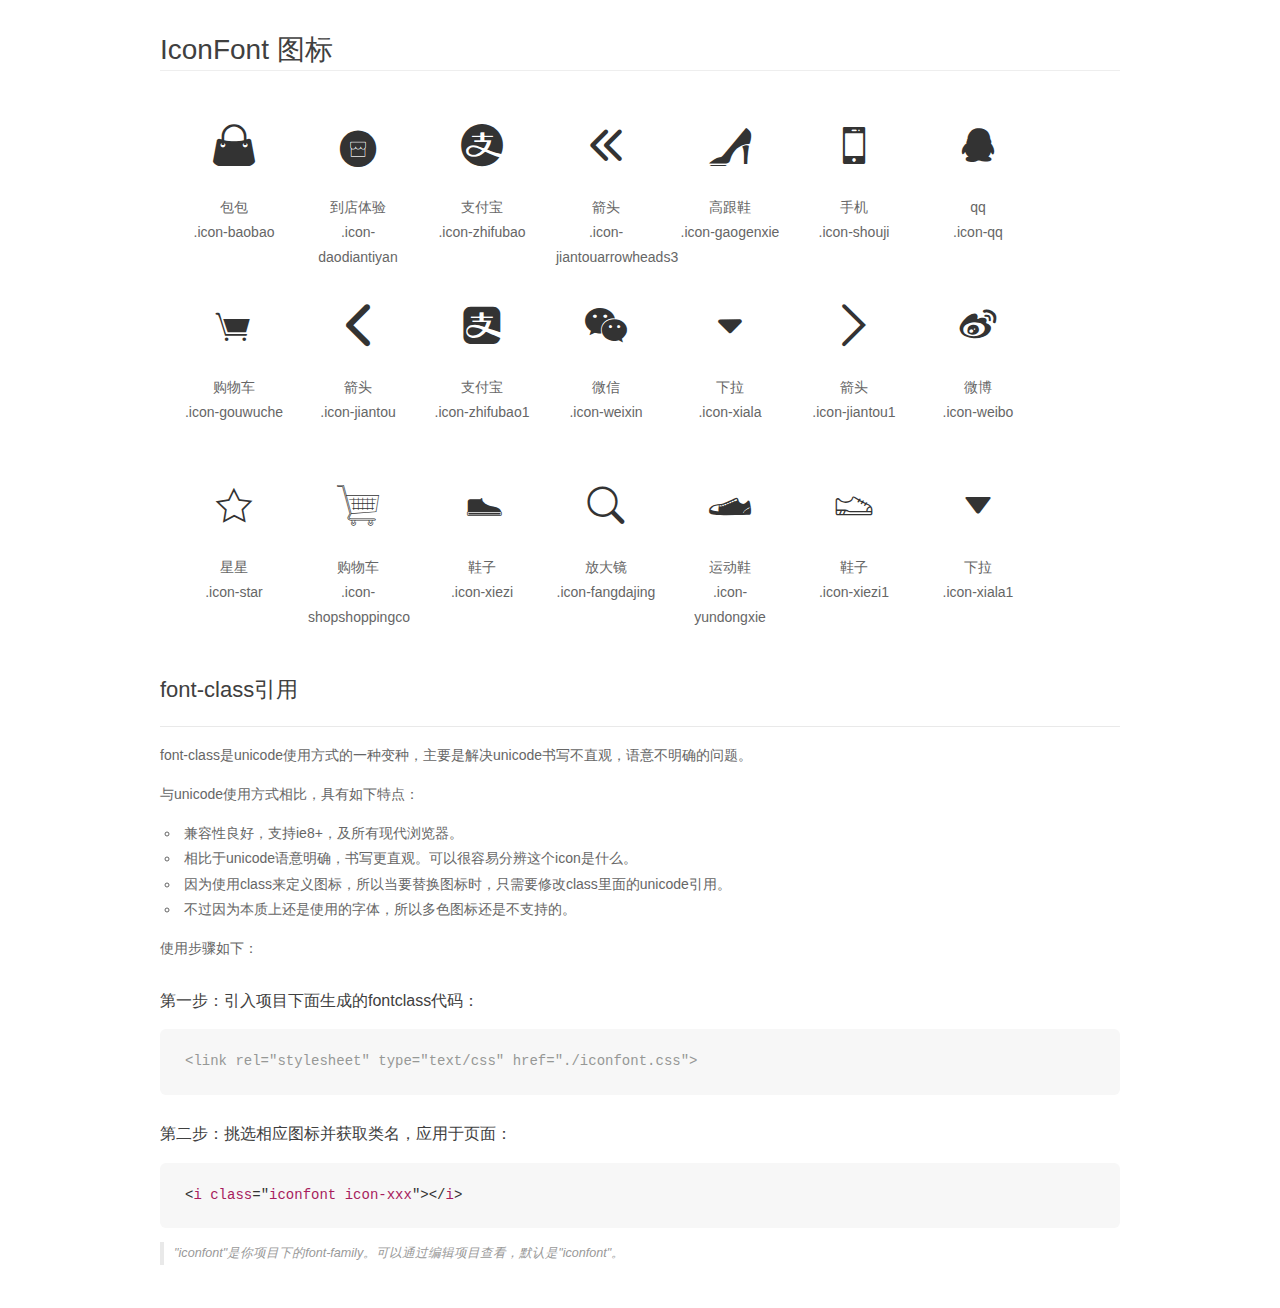
<file: src/font/demo_fontclass.html>
<!DOCTYPE html>
<html>
<head>
    <meta charset="utf-8"/>
    <title>IconFont</title>
    <link rel="stylesheet" href="demo.css">
    <link rel="stylesheet" href="iconfont.css">
</head>
<body>
    <div class="main markdown">
        <h1>IconFont 图标</h1>
        <ul class="icon_lists clear">
            
                <li>
                <i class="icon iconfont icon-baobao"></i>
                    <div class="name">包包</div>
                    <div class="fontclass">.icon-baobao</div>
                </li>
            
                <li>
                <i class="icon iconfont icon-daodiantiyan"></i>
                    <div class="name">到店体验</div>
                    <div class="fontclass">.icon-daodiantiyan</div>
                </li>
            
                <li>
                <i class="icon iconfont icon-zhifubao"></i>
                    <div class="name">支付宝</div>
                    <div class="fontclass">.icon-zhifubao</div>
                </li>
            
                <li>
                <i class="icon iconfont icon-jiantouarrowheads3"></i>
                    <div class="name">箭头</div>
                    <div class="fontclass">.icon-jiantouarrowheads3</div>
                </li>
            
                <li>
                <i class="icon iconfont icon-gaogenxie"></i>
                    <div class="name">高跟鞋</div>
                    <div class="fontclass">.icon-gaogenxie</div>
                </li>
            
                <li>
                <i class="icon iconfont icon-shouji"></i>
                    <div class="name">手机</div>
                    <div class="fontclass">.icon-shouji</div>
                </li>
            
                <li>
                <i class="icon iconfont icon-qq"></i>
                    <div class="name">qq</div>
                    <div class="fontclass">.icon-qq</div>
                </li>
            
                <li>
                <i class="icon iconfont icon-gouwuche"></i>
                    <div class="name">购物车</div>
                    <div class="fontclass">.icon-gouwuche</div>
                </li>
            
                <li>
                <i class="icon iconfont icon-jiantou"></i>
                    <div class="name">箭头</div>
                    <div class="fontclass">.icon-jiantou</div>
                </li>
            
                <li>
                <i class="icon iconfont icon-zhifubao1"></i>
                    <div class="name">支付宝</div>
                    <div class="fontclass">.icon-zhifubao1</div>
                </li>
            
                <li>
                <i class="icon iconfont icon-weixin"></i>
                    <div class="name">微信</div>
                    <div class="fontclass">.icon-weixin</div>
                </li>
            
                <li>
                <i class="icon iconfont icon-xiala"></i>
                    <div class="name">下拉</div>
                    <div class="fontclass">.icon-xiala</div>
                </li>
            
                <li>
                <i class="icon iconfont icon-jiantou1"></i>
                    <div class="name">箭头</div>
                    <div class="fontclass">.icon-jiantou1</div>
                </li>
            
                <li>
                <i class="icon iconfont icon-weibo"></i>
                    <div class="name">微博</div>
                    <div class="fontclass">.icon-weibo</div>
                </li>
            
                <li>
                <i class="icon iconfont icon-star"></i>
                    <div class="name">星星</div>
                    <div class="fontclass">.icon-star</div>
                </li>
            
                <li>
                <i class="icon iconfont icon-shopshoppingco"></i>
                    <div class="name">购物车</div>
                    <div class="fontclass">.icon-shopshoppingco</div>
                </li>
            
                <li>
                <i class="icon iconfont icon-xiezi"></i>
                    <div class="name">鞋子</div>
                    <div class="fontclass">.icon-xiezi</div>
                </li>
            
                <li>
                <i class="icon iconfont icon-fangdajing"></i>
                    <div class="name">放大镜</div>
                    <div class="fontclass">.icon-fangdajing</div>
                </li>
            
                <li>
                <i class="icon iconfont icon-yundongxie"></i>
                    <div class="name">运动鞋</div>
                    <div class="fontclass">.icon-yundongxie</div>
                </li>
            
                <li>
                <i class="icon iconfont icon-xiezi1"></i>
                    <div class="name">鞋子</div>
                    <div class="fontclass">.icon-xiezi1</div>
                </li>
            
                <li>
                <i class="icon iconfont icon-xiala1"></i>
                    <div class="name">下拉</div>
                    <div class="fontclass">.icon-xiala1</div>
                </li>
            
        </ul>

        <h2 id="font-class-">font-class引用</h2>
        <hr>

        <p>font-class是unicode使用方式的一种变种，主要是解决unicode书写不直观，语意不明确的问题。</p>
        <p>与unicode使用方式相比，具有如下特点：</p>
        <ul>
        <li>兼容性良好，支持ie8+，及所有现代浏览器。</li>
        <li>相比于unicode语意明确，书写更直观。可以很容易分辨这个icon是什么。</li>
        <li>因为使用class来定义图标，所以当要替换图标时，只需要修改class里面的unicode引用。</li>
        <li>不过因为本质上还是使用的字体，所以多色图标还是不支持的。</li>
        </ul>
        <p>使用步骤如下：</p>
        <h3 id="-fontclass-">第一步：引入项目下面生成的fontclass代码：</h3>


        <pre><code class="lang-js hljs javascript"><span class="hljs-comment">&lt;link rel="stylesheet" type="text/css" href="./iconfont.css"&gt;</span></code></pre>
        <h3 id="-">第二步：挑选相应图标并获取类名，应用于页面：</h3>
        <pre><code class="lang-css hljs">&lt;<span class="hljs-selector-tag">i</span> <span class="hljs-selector-tag">class</span>="<span class="hljs-selector-tag">iconfont</span> <span class="hljs-selector-tag">icon-xxx</span>"&gt;&lt;/<span class="hljs-selector-tag">i</span>&gt;</code></pre>
        <blockquote>
        <p>"iconfont"是你项目下的font-family。可以通过编辑项目查看，默认是"iconfont"。</p>
        </blockquote>
    </div>
</body>
</html>
</file>
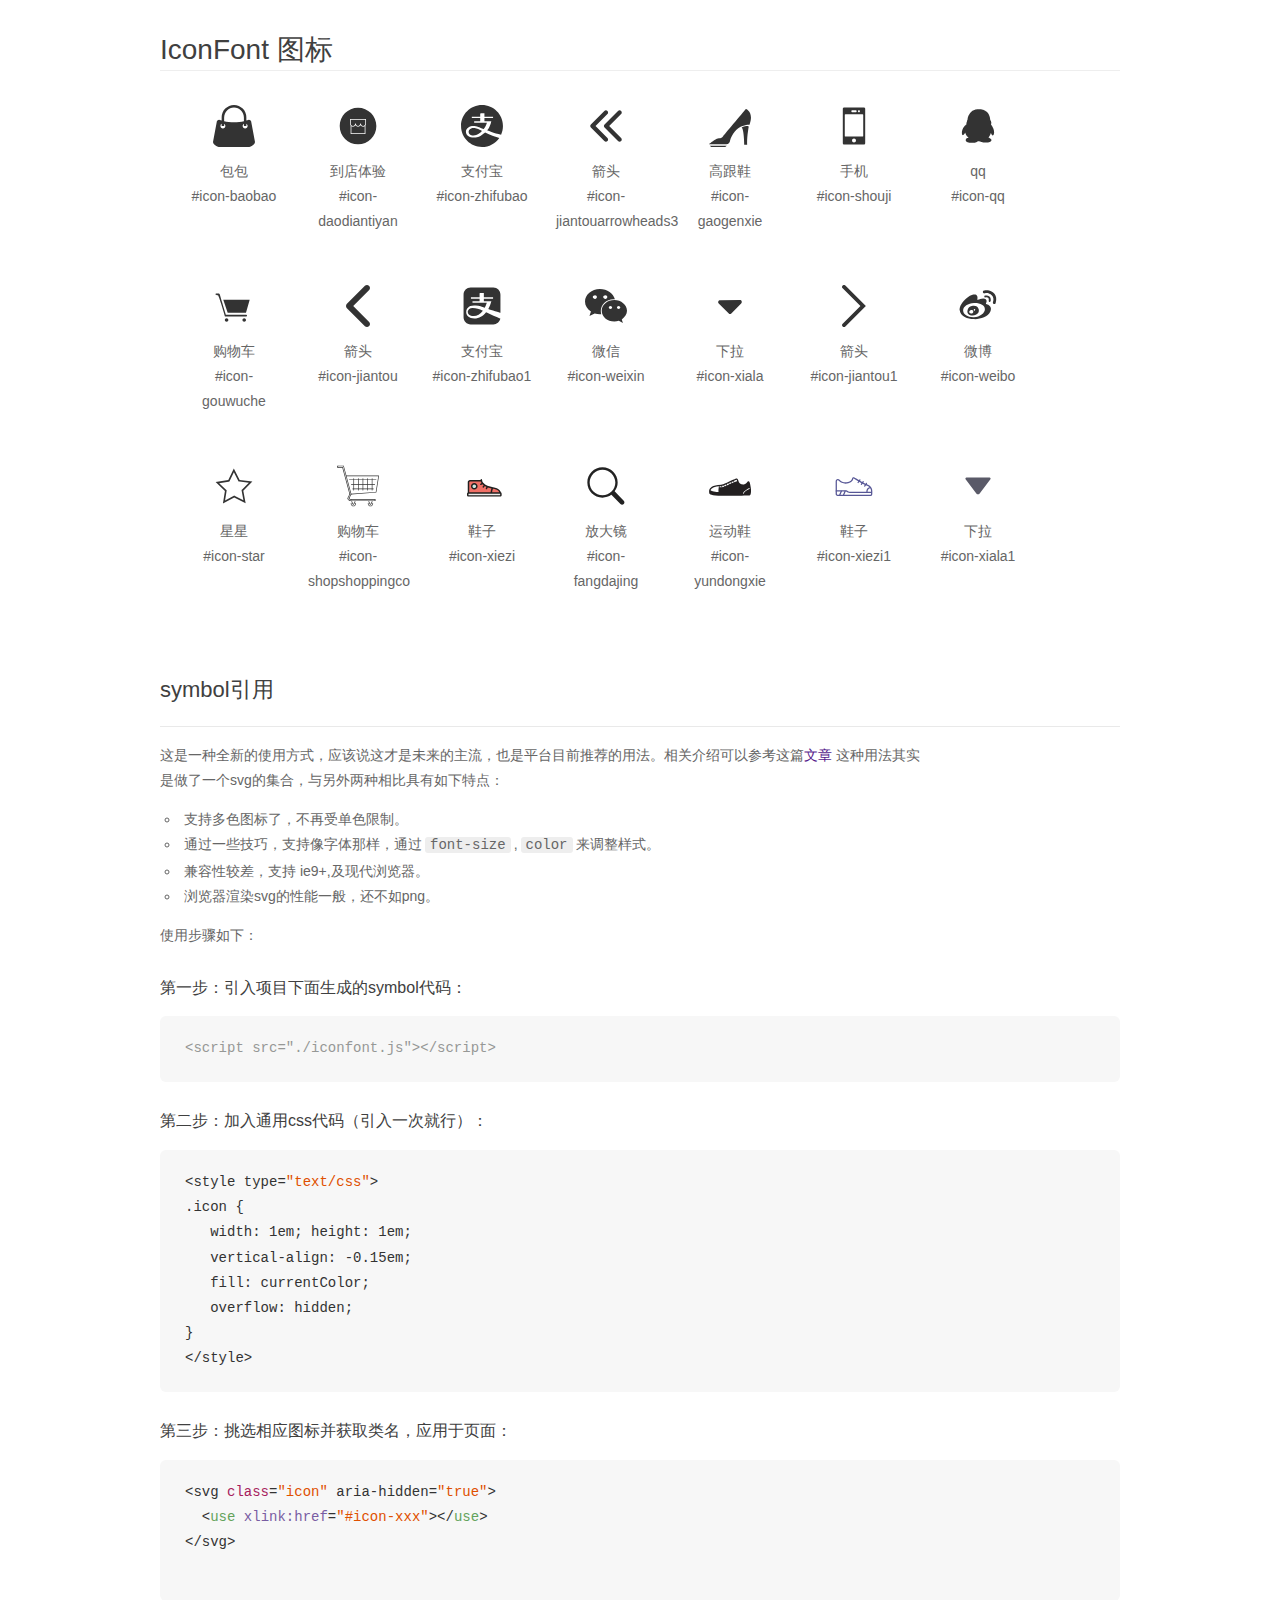
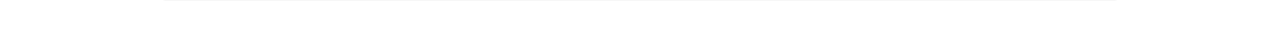
<file: src/font/demo_symbol.html>
<!DOCTYPE html>
<html>
<head>
    <meta charset="utf-8"/>
    <title>IconFont</title>
    <link rel="stylesheet" href="demo.css">
    <script src="iconfont.js"></script>

    <style type="text/css">
        .icon {
          /* 通过设置 font-size 来改变图标大小 */
          width: 1em; height: 1em;
          /* 图标和文字相邻时，垂直对齐 */
          vertical-align: -0.15em;
          /* 通过设置 color 来改变 SVG 的颜色/fill */
          fill: currentColor;
          /* path 和 stroke 溢出 viewBox 部分在 IE 下会显示
             normalize.css 中也包含这行 */
          overflow: hidden;
        }

    </style>
</head>
<body>
    <div class="main markdown">
        <h1>IconFont 图标</h1>
        <ul class="icon_lists clear">
            
                <li>
                    <svg class="icon" aria-hidden="true">
                        <use xlink:href="#icon-baobao"></use>
                    </svg>
                    <div class="name">包包</div>
                    <div class="fontclass">#icon-baobao</div>
                </li>
            
                <li>
                    <svg class="icon" aria-hidden="true">
                        <use xlink:href="#icon-daodiantiyan"></use>
                    </svg>
                    <div class="name">到店体验</div>
                    <div class="fontclass">#icon-daodiantiyan</div>
                </li>
            
                <li>
                    <svg class="icon" aria-hidden="true">
                        <use xlink:href="#icon-zhifubao"></use>
                    </svg>
                    <div class="name">支付宝</div>
                    <div class="fontclass">#icon-zhifubao</div>
                </li>
            
                <li>
                    <svg class="icon" aria-hidden="true">
                        <use xlink:href="#icon-jiantouarrowheads3"></use>
                    </svg>
                    <div class="name">箭头</div>
                    <div class="fontclass">#icon-jiantouarrowheads3</div>
                </li>
            
                <li>
                    <svg class="icon" aria-hidden="true">
                        <use xlink:href="#icon-gaogenxie"></use>
                    </svg>
                    <div class="name">高跟鞋</div>
                    <div class="fontclass">#icon-gaogenxie</div>
                </li>
            
                <li>
                    <svg class="icon" aria-hidden="true">
                        <use xlink:href="#icon-shouji"></use>
                    </svg>
                    <div class="name">手机</div>
                    <div class="fontclass">#icon-shouji</div>
                </li>
            
                <li>
                    <svg class="icon" aria-hidden="true">
                        <use xlink:href="#icon-qq"></use>
                    </svg>
                    <div class="name">qq</div>
                    <div class="fontclass">#icon-qq</div>
                </li>
            
                <li>
                    <svg class="icon" aria-hidden="true">
                        <use xlink:href="#icon-gouwuche"></use>
                    </svg>
                    <div class="name">购物车</div>
                    <div class="fontclass">#icon-gouwuche</div>
                </li>
            
                <li>
                    <svg class="icon" aria-hidden="true">
                        <use xlink:href="#icon-jiantou"></use>
                    </svg>
                    <div class="name">箭头</div>
                    <div class="fontclass">#icon-jiantou</div>
                </li>
            
                <li>
                    <svg class="icon" aria-hidden="true">
                        <use xlink:href="#icon-zhifubao1"></use>
                    </svg>
                    <div class="name">支付宝</div>
                    <div class="fontclass">#icon-zhifubao1</div>
                </li>
            
                <li>
                    <svg class="icon" aria-hidden="true">
                        <use xlink:href="#icon-weixin"></use>
                    </svg>
                    <div class="name">微信</div>
                    <div class="fontclass">#icon-weixin</div>
                </li>
            
                <li>
                    <svg class="icon" aria-hidden="true">
                        <use xlink:href="#icon-xiala"></use>
                    </svg>
                    <div class="name">下拉</div>
                    <div class="fontclass">#icon-xiala</div>
                </li>
            
                <li>
                    <svg class="icon" aria-hidden="true">
                        <use xlink:href="#icon-jiantou1"></use>
                    </svg>
                    <div class="name">箭头</div>
                    <div class="fontclass">#icon-jiantou1</div>
                </li>
            
                <li>
                    <svg class="icon" aria-hidden="true">
                        <use xlink:href="#icon-weibo"></use>
                    </svg>
                    <div class="name">微博</div>
                    <div class="fontclass">#icon-weibo</div>
                </li>
            
                <li>
                    <svg class="icon" aria-hidden="true">
                        <use xlink:href="#icon-star"></use>
                    </svg>
                    <div class="name">星星</div>
                    <div class="fontclass">#icon-star</div>
                </li>
            
                <li>
                    <svg class="icon" aria-hidden="true">
                        <use xlink:href="#icon-shopshoppingco"></use>
                    </svg>
                    <div class="name">购物车</div>
                    <div class="fontclass">#icon-shopshoppingco</div>
                </li>
            
                <li>
                    <svg class="icon" aria-hidden="true">
                        <use xlink:href="#icon-xiezi"></use>
                    </svg>
                    <div class="name">鞋子</div>
                    <div class="fontclass">#icon-xiezi</div>
                </li>
            
                <li>
                    <svg class="icon" aria-hidden="true">
                        <use xlink:href="#icon-fangdajing"></use>
                    </svg>
                    <div class="name">放大镜</div>
                    <div class="fontclass">#icon-fangdajing</div>
                </li>
            
                <li>
                    <svg class="icon" aria-hidden="true">
                        <use xlink:href="#icon-yundongxie"></use>
                    </svg>
                    <div class="name">运动鞋</div>
                    <div class="fontclass">#icon-yundongxie</div>
                </li>
            
                <li>
                    <svg class="icon" aria-hidden="true">
                        <use xlink:href="#icon-xiezi1"></use>
                    </svg>
                    <div class="name">鞋子</div>
                    <div class="fontclass">#icon-xiezi1</div>
                </li>
            
                <li>
                    <svg class="icon" aria-hidden="true">
                        <use xlink:href="#icon-xiala1"></use>
                    </svg>
                    <div class="name">下拉</div>
                    <div class="fontclass">#icon-xiala1</div>
                </li>
            
        </ul>


        <h2 id="symbol-">symbol引用</h2>
        <hr>

        <p>这是一种全新的使用方式，应该说这才是未来的主流，也是平台目前推荐的用法。相关介绍可以参考这篇<a href="">文章</a>
        这种用法其实是做了一个svg的集合，与另外两种相比具有如下特点：</p>
        <ul>
          <li>支持多色图标了，不再受单色限制。</li>
          <li>通过一些技巧，支持像字体那样，通过<code>font-size</code>,<code>color</code>来调整样式。</li>
          <li>兼容性较差，支持 ie9+,及现代浏览器。</li>
          <li>浏览器渲染svg的性能一般，还不如png。</li>
        </ul>
        <p>使用步骤如下：</p>
        <h3 id="-symbol-">第一步：引入项目下面生成的symbol代码：</h3>
        <pre><code class="lang-js hljs javascript"><span class="hljs-comment">&lt;script src="./iconfont.js"&gt;&lt;/script&gt;</span></code></pre>
        <h3 id="-css-">第二步：加入通用css代码（引入一次就行）：</h3>
        <pre><code class="lang-js hljs javascript">&lt;style type=<span class="hljs-string">"text/css"</span>&gt;
.icon {
   width: <span class="hljs-number">1</span>em; height: <span class="hljs-number">1</span>em;
   vertical-align: <span class="hljs-number">-0.15</span>em;
   fill: currentColor;
   overflow: hidden;
}
&lt;<span class="hljs-regexp">/style&gt;</span></code></pre>
        <h3 id="-">第三步：挑选相应图标并获取类名，应用于页面：</h3>
        <pre><code class="lang-js hljs javascript">&lt;svg <span class="hljs-class"><span class="hljs-keyword">class</span></span>=<span class="hljs-string">"icon"</span> aria-hidden=<span class="hljs-string">"true"</span>&gt;<span class="xml"><span class="hljs-tag">
  &lt;<span class="hljs-name">use</span> <span class="hljs-attr">xlink:href</span>=<span class="hljs-string">"#icon-xxx"</span>&gt;</span><span class="hljs-tag">&lt;/<span class="hljs-name">use</span>&gt;</span>
</span>&lt;<span class="hljs-regexp">/svg&gt;
        </span></code></pre>
    </div>
</body>
</html>
</file>
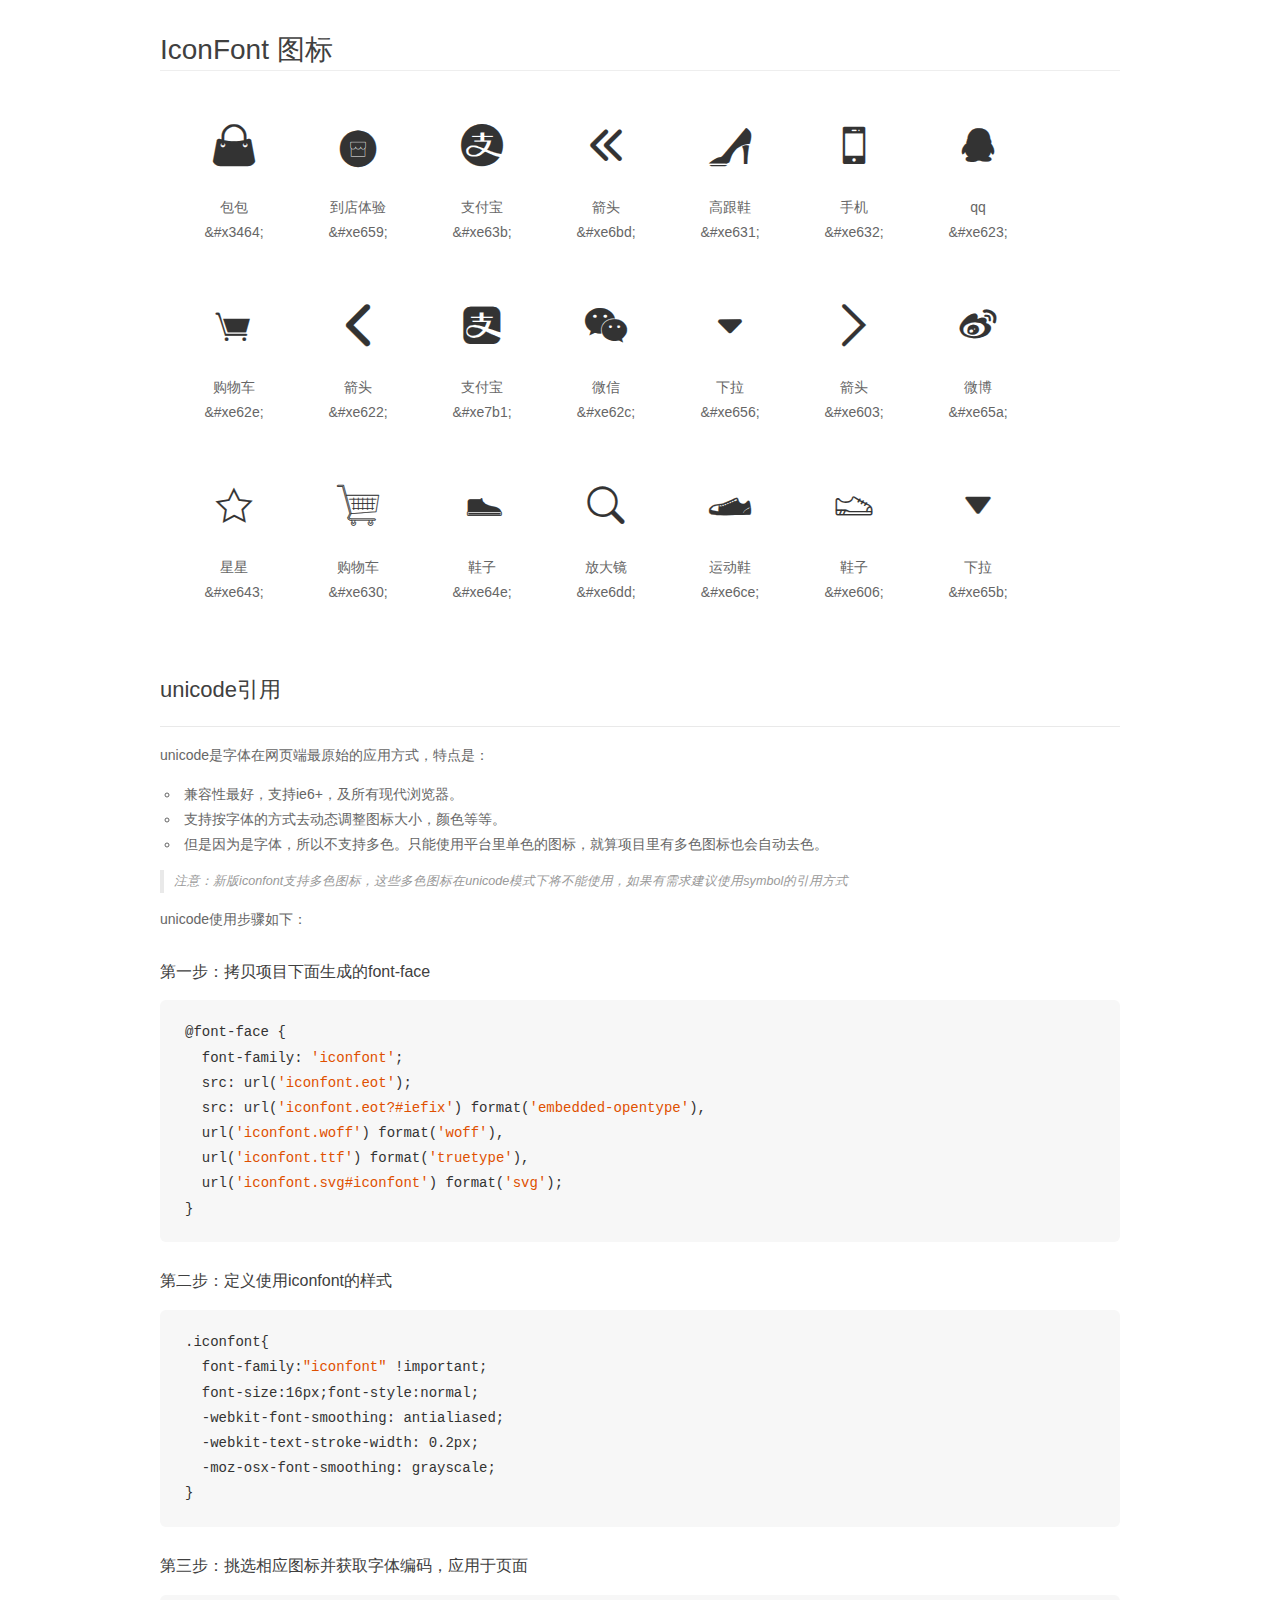
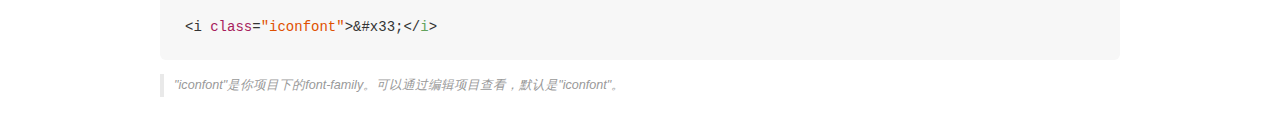
<file: src/font/demo_unicode.html>
<!DOCTYPE html>
<html>
<head>
    <meta charset="utf-8"/>
    <title>IconFont</title>
    <link rel="stylesheet" href="demo.css">

    <style type="text/css">

        @font-face {font-family: "iconfont";
          src: url('iconfont.eot'); /* IE9*/
          src: url('iconfont.eot#iefix') format('embedded-opentype'), /* IE6-IE8 */
          url('iconfont.woff') format('woff'), /* chrome, firefox */
          url('iconfont.ttf') format('truetype'), /* chrome, firefox, opera, Safari, Android, iOS 4.2+*/
          url('iconfont.svg#iconfont') format('svg'); /* iOS 4.1- */
        }

        .iconfont {
          font-family:"iconfont" !important;
          font-size:16px;
          font-style:normal;
          -webkit-font-smoothing: antialiased;
          -webkit-text-stroke-width: 0.2px;
          -moz-osx-font-smoothing: grayscale;
        }

    </style>
</head>
<body>
    <div class="main markdown">
        <h1>IconFont 图标</h1>
        <ul class="icon_lists clear">
            
                <li>
                <i class="icon iconfont">&#x3464;</i>
                    <div class="name">包包</div>
                    <div class="code">&amp;#x3464;</div>
                </li>
            
                <li>
                <i class="icon iconfont">&#xe659;</i>
                    <div class="name">到店体验</div>
                    <div class="code">&amp;#xe659;</div>
                </li>
            
                <li>
                <i class="icon iconfont">&#xe63b;</i>
                    <div class="name">支付宝</div>
                    <div class="code">&amp;#xe63b;</div>
                </li>
            
                <li>
                <i class="icon iconfont">&#xe6bd;</i>
                    <div class="name">箭头</div>
                    <div class="code">&amp;#xe6bd;</div>
                </li>
            
                <li>
                <i class="icon iconfont">&#xe631;</i>
                    <div class="name">高跟鞋</div>
                    <div class="code">&amp;#xe631;</div>
                </li>
            
                <li>
                <i class="icon iconfont">&#xe632;</i>
                    <div class="name">手机</div>
                    <div class="code">&amp;#xe632;</div>
                </li>
            
                <li>
                <i class="icon iconfont">&#xe623;</i>
                    <div class="name">qq</div>
                    <div class="code">&amp;#xe623;</div>
                </li>
            
                <li>
                <i class="icon iconfont">&#xe62e;</i>
                    <div class="name">购物车</div>
                    <div class="code">&amp;#xe62e;</div>
                </li>
            
                <li>
                <i class="icon iconfont">&#xe622;</i>
                    <div class="name">箭头</div>
                    <div class="code">&amp;#xe622;</div>
                </li>
            
                <li>
                <i class="icon iconfont">&#xe7b1;</i>
                    <div class="name">支付宝</div>
                    <div class="code">&amp;#xe7b1;</div>
                </li>
            
                <li>
                <i class="icon iconfont">&#xe62c;</i>
                    <div class="name">微信</div>
                    <div class="code">&amp;#xe62c;</div>
                </li>
            
                <li>
                <i class="icon iconfont">&#xe656;</i>
                    <div class="name">下拉</div>
                    <div class="code">&amp;#xe656;</div>
                </li>
            
                <li>
                <i class="icon iconfont">&#xe603;</i>
                    <div class="name">箭头</div>
                    <div class="code">&amp;#xe603;</div>
                </li>
            
                <li>
                <i class="icon iconfont">&#xe65a;</i>
                    <div class="name">微博</div>
                    <div class="code">&amp;#xe65a;</div>
                </li>
            
                <li>
                <i class="icon iconfont">&#xe643;</i>
                    <div class="name">星星</div>
                    <div class="code">&amp;#xe643;</div>
                </li>
            
                <li>
                <i class="icon iconfont">&#xe630;</i>
                    <div class="name">购物车</div>
                    <div class="code">&amp;#xe630;</div>
                </li>
            
                <li>
                <i class="icon iconfont">&#xe64e;</i>
                    <div class="name">鞋子</div>
                    <div class="code">&amp;#xe64e;</div>
                </li>
            
                <li>
                <i class="icon iconfont">&#xe6dd;</i>
                    <div class="name">放大镜</div>
                    <div class="code">&amp;#xe6dd;</div>
                </li>
            
                <li>
                <i class="icon iconfont">&#xe6ce;</i>
                    <div class="name">运动鞋</div>
                    <div class="code">&amp;#xe6ce;</div>
                </li>
            
                <li>
                <i class="icon iconfont">&#xe606;</i>
                    <div class="name">鞋子</div>
                    <div class="code">&amp;#xe606;</div>
                </li>
            
                <li>
                <i class="icon iconfont">&#xe65b;</i>
                    <div class="name">下拉</div>
                    <div class="code">&amp;#xe65b;</div>
                </li>
            
        </ul>
        <h2 id="unicode-">unicode引用</h2>
        <hr>

        <p>unicode是字体在网页端最原始的应用方式，特点是：</p>
        <ul>
        <li>兼容性最好，支持ie6+，及所有现代浏览器。</li>
        <li>支持按字体的方式去动态调整图标大小，颜色等等。</li>
        <li>但是因为是字体，所以不支持多色。只能使用平台里单色的图标，就算项目里有多色图标也会自动去色。</li>
        </ul>
        <blockquote>
        <p>注意：新版iconfont支持多色图标，这些多色图标在unicode模式下将不能使用，如果有需求建议使用symbol的引用方式</p>
        </blockquote>
        <p>unicode使用步骤如下：</p>
        <h3 id="-font-face">第一步：拷贝项目下面生成的font-face</h3>
        <pre><code class="lang-js hljs javascript">@font-face {
  font-family: <span class="hljs-string">'iconfont'</span>;
  src: url(<span class="hljs-string">'iconfont.eot'</span>);
  src: url(<span class="hljs-string">'iconfont.eot?#iefix'</span>) format(<span class="hljs-string">'embedded-opentype'</span>),
  url(<span class="hljs-string">'iconfont.woff'</span>) format(<span class="hljs-string">'woff'</span>),
  url(<span class="hljs-string">'iconfont.ttf'</span>) format(<span class="hljs-string">'truetype'</span>),
  url(<span class="hljs-string">'iconfont.svg#iconfont'</span>) format(<span class="hljs-string">'svg'</span>);
}
</code></pre>
        <h3 id="-iconfont-">第二步：定义使用iconfont的样式</h3>
        <pre><code class="lang-js hljs javascript">.iconfont{
  font-family:<span class="hljs-string">"iconfont"</span> !important;
  font-size:<span class="hljs-number">16</span>px;font-style:normal;
  -webkit-font-smoothing: antialiased;
  -webkit-text-stroke-width: <span class="hljs-number">0.2</span>px;
  -moz-osx-font-smoothing: grayscale;
}
</code></pre>
        <h3 id="-">第三步：挑选相应图标并获取字体编码，应用于页面</h3>
        <pre><code class="lang-js hljs javascript">&lt;i <span class="hljs-class"><span class="hljs-keyword">class</span></span>=<span class="hljs-string">"iconfont"</span>&gt;&amp;#x33;<span class="xml"><span class="hljs-tag">&lt;/<span class="hljs-name">i</span>&gt;</span></span></code></pre>

        <blockquote>
        <p>"iconfont"是你项目下的font-family。可以通过编辑项目查看，默认是"iconfont"。</p>
        </blockquote>
    </div>


</body>
</html>
</file>
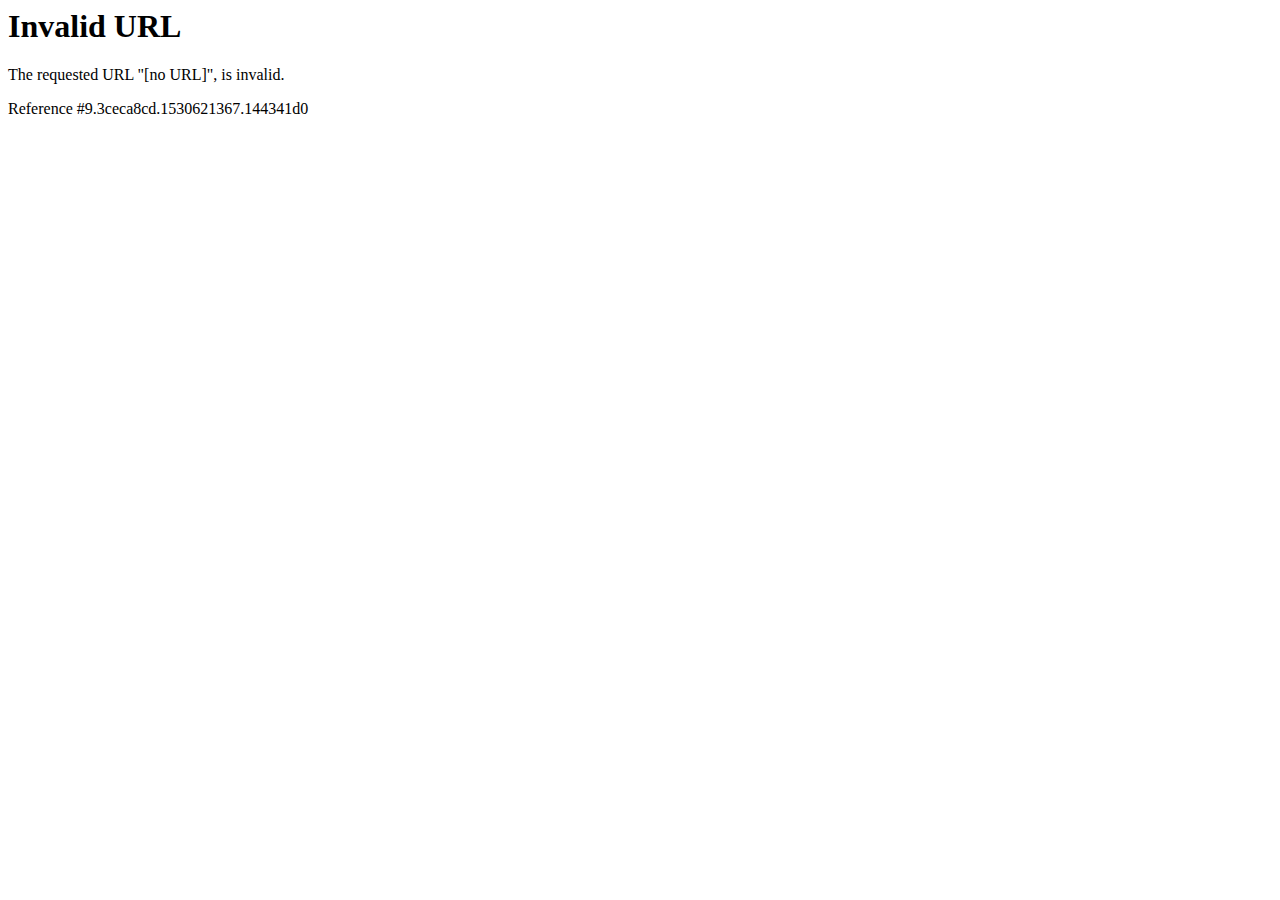
<file: src/images/liangxie_files/analyze.html>
<!-- saved from url=(1261)http://cn-pl.vizury.com/analyze/analyze.php?account_id=VIZVRM680&param=e300&section=1&level=1&pid=100536446&catid=%25E5%25A5%25B3%25E9%259E%258B&subcat1id=%25E5%25A5%25B3%25E9%259E%258B_%25E5%25A5%25B3%25E5%25A3%25AB%25E5%2587%2589%25E9%259E%258B&subcat2id=%25E5%25A5%25B3%25E9%259E%258B_%25E5%25A5%25B3%25E5%25A3%25AB%25E5%2587%2589%25E9%259E%258B_%25E5%2590%258E%25E7%25A9%25BA%25E5%2587%2589%25E9%259E%258B&misc=5&misc1=100413417%252C100499782%252C100525580%252C100534560%252C100536448%252C100499748%252C100499745%252C100534913%252C100530311%252C100525591%252C100536348%252C100536446%252C100534915%252C100536352%252C100530309%252C100525592%252C&new=199&old=698&pname=BASTO%252F%25E7%2599%25BE%25E6%2580%259D%25E5%259B%25BE%25E6%2596%25B0%25E6%25AC%25BE%25E5%25A4%258F%25E5%25AD%25A3%25E7%2581%25B0%25E8%2589%25B2%25E7%25BE%258A%25E7%25BB%2592%25E7%259A%25AE%25E7%25BD%2597%25E9%25A9%25AC%25E7%25BB%2591%25E5%25B8%25A6%25E5%25B9%25B3%25E8%25B7%259F%25E5%25A5%25B3%25E5%2587%2589%25E9%259E%258BTCK10BL7&image=http%253A%252F%252Fi1.ygimg.cn%252Fpics%252Fbasto%252F2017%252F100536446%252F100536446_01_m.jpg&lp=http%253A%252F%252Fwww.yougou.com%252Fc-basto%252Fsku-tck10bl7-100536446.shtml%2523ref%253Ddetail%2526po%253Dlook%2526abVersion%253D1&misc2=&misc3=baidu -->
<html><head><meta http-equiv="Content-Type" content="text/html; charset=windows-1252">
<title>Invalid URL</title>
</head><body>
<h1>Invalid URL</h1>
The requested URL "[no URL]", is invalid.<p>
Reference #9.3ceca8cd.1530621367.144341d0

</p></body></html>
</file>
<file: src/css/index.css>
.tzl_yougou{
    height: 100%;
    width: 100%;
}
/* 头部部分样式 */
.navLan{
    border-bottom:3px solid #000;
}
.top_nav{
    border: 1px solid #ccc;
    background: #F3F3F5;
}
.top_nav .w{
    height: 30px;
}
.top_nav .top_navtl li{
    border-right:1px solid #ccc;
    font-size:14px;
}
.top_nav .top_navtl li:hover a{
    color:#E60012;
}
.top_nav .top_navtr li:hover a{
    color:#E60012;
}
.navLan li:hover{
    color:red;
}
.navLan .nav_right:hover{
    color:red;
}
.navLan .nav_left .nav_leftul>li:nth-child(5){
    color:red;
}
.top_nav .top_navtl li:nth-child(1){
    border-left:1px solid #ccc;
    background:#fff;
}
.top_nav .top_navt li{
    text-align:center;
    line-height:20px;
    padding:5px;
  
}
.aboutuser{
    padding:5px;
}
.aboutuser span{
    display:inline-block;
    line-height:20px;
    width:50px;
    color: #E60012;
}
.aboutuser span:nth-child(2){
    border-right:1px solid #ccc;
}
.top_navtl li a{
    display:block;
    width: 98px;
    color:#666666;
}
.top_navtr li a{
    padding:8px;
    color:#666666;
}


/* 搜索部分 */

.logo_tab .w{
    height: 126px;
    box-sizing:border-box;
    padding-top:22px;
    padding-bottom:15px;
}
.logo_tab .logo_c{
    width: 700px;
    height:90px;
   
}
.logo_tab .logo_c .logo_ct{
    width: 500px;
    height: 34px;
    border:1px solid #000;
    margin: 0 auto;  
}
.logo_tab .logo_c .logo_cb{
    padding-left:96px;
    padding-top:16px;
  
}
.logo_tab .logo_c .logo_cb li a{
    color: #666681;
    font-size:14px;
    padding:2px;
}
.logo_tab .logo_c .logo_cb li:hover a{
    color:red;
}
.logo_tab .logo_c .logo_ct input{
    width: 416px;
    height: 34px;
}
.logo_tab .logo_c .logo_ct button{
    height: 34px;
    width: 82px;
    color:#fff;
    background:#000;
}

.logo_r .logo_rl{
    border:1px solid #ccc;
    padding:8px;
}
.logo_r .logo_rl span>span{
    color:red;
}






/*导航部分*/

.navLan .w{
    height:40px;
    line-height:20px;
    font-size:18px;
    position: relative;
}
.navLan li{
    text-align: center;
    padding:10px;
    color:#000;
    font-weight:bold;
    font-size:20px;
}
.navLan .nav_left .nav_leftul>li:nth-child(5){
    color:red;
}
.nav_right{
    color:#000;
    line-height:40px;
    font-weight:bold;
    font-size:20px;
}
.navLan .fristNavLi{
    position: relative;
    width: 180px;
    background: #000000;
    color:#fff;
    
}
.navLan .fristNavLi >ul{
    position: absolute;
    top:40px;
    left:0;
    color:#1a1a1a;
    border:1px solid #6a6a6a;
    width:198px;
   
}
.navLan .fristNavLi >ul li{
    font-size:14px;
}

/* 轮播图 */
.bannerbox{
    width: 990px;
    height: 480px;
    overflow: hidden;
}

/*轮播图样式*/
.bannerbox .banner {
    display: inline-block;
}
#banner1{
    position: relative;
}


/*banner的长宽根据图片大小设置*/

.banner {
    position: relative;
    top: 0;
    margin: 0px auto;
    width: 990px;
    height: 480px;
    display: block;
}

.banner .move {
    position: absolute;
    left: 0;
    top: 0;
    width: 100%;
    height: 100%;
    overflow: hidden;
}
.banner .move img{
    display: block;
}
.move ul,
.move ul li {
    position: absolute;
}

.ctrl {
    position: absolute;
    width: 100%;
    bottom: -30px;
    text-align: center;
}

.ctrl .libs {
    display: inline-block;
    margin-left: 10px;
    width: 10px;
    height: 10px;
    border-radius: 50%;
    background-color: #333;
    z-index: 50;
    cursor: pointer;
}

.ctrl span.active {
    background-color: #fff;
}

.ctrl .arrow {
    display: block;
    position: absolute;
    width: 30px;
    height: 60px;
    top: 50%;
    margin-top: -30px;
    background-color: #333;
    cursor: pointer;
    font: 30px/58px "宋体";
    opacity: .5;
    color: #fff;
    text-align: center;
}

.ctrl .next {
    top: -240px;
    right: 0;
}

.ctrl .prev {
    top: -240px;
    left: 0;
}

.ctrl .arrow:hover {
    opacity: 1;
}


/* <!--热门品牌 HOT BRAND--> */
.hot_t{
    height:36px;
    padding-top:30px;
    border-bottom:3px solid #000;
    line-height:36px;
    font-size:18px;
}
.hot_t span:nth-child(1){
    color:#000;
    font-weight:bold;
    padding-right:10px;
    font-size:20px;
}
.hot_brand .hot_brand_c{
    padding:24px 0 24px 24px;
    border: 1px #d1d3d4 solid;
}
.hot_brand .hot_brand_c>li{
    display: list-item;    
    text-align: -webkit-match-parent;
    padding-right:24px;
}
.logo_pinpai{
    margin-top:40px;
}




/* 女鞋馆WOMEN'S SHOES*/
.women .women_t{
    height:35px;
    margin-top:38px;
    line-height:35px;
    border-bottom:3px solid #000;
    font-size:18px;
    color:#000;
}
.women_t span:nth-child(1){
   
    font-weight:bold;
    padding-right:10px;
    font-size:20px;
}
.women .women_ts{
    height: 35px;
    width: 116px;
    color:#fff;
    background: #000;
    text-align: center;
}
.women .women_b{
    height: 478px;
    padding: 22px 24px 22px 12px;
    box-sizing:border-box;
    border: 1px #d1d3d4 solid;
    
}
.women .women_bl{
    width: 200px;
    height: 430px;
    padding-right:12px;
}
.women .women_bl ul{
    width: 200px;
    height: 360px;
}
.women .women_bl ul li{
    padding-top: 16px;
    padding-right:10px;
}
.women .women_bc{
    width: 360px;
}
.women .women_br{
    width: 558px;
}

.women_brli div{
    border-bottom:2px solid #ccc;
}
.women_brli div img{
    display: block;
    float: left;
}

/* <!-- 特卖专区 --> */
.zhuanqu h5{
    height:35px;
    margin-top:38px;
    line-height:35px;
    border-bottom:3px solid #000;
    font-size:18px;
    color:#000;
    font-weight:bold;
}
.temai .w{
    height: 360px;
    border:1px solid #ccc;
}
.temai .temai_lb ul{
    width: 212px;
}
.temai .temai_lb li{
    width: 202px;
    height:40px;
    border:1px solid #D1D3D4;
    line-height:40px;
    padding-left:10px;
    font-size:16px;
    color:#666666;
    font-weight:bold;
}
.temai .temai_lr{
    width:960px;
    padding:16px 8px;
}
.temai .temai_lr li{
    height:200;
    width: 200px;
    padding-right:40px;
}
.temai .temai_lr li img{
    width: 232px;
    height:238;
    border:1px solid #ccc;
}



/* 优购导购 */
.daogou h5{
    height:35px;
    margin-top:38px;
    line-height:35px;
    border-bottom:3px solid #ccc;
    font-size:18px;
    color:#666;
    font-weight:bold;
}

.yougou .w{
    border:1px solid #ccc;
    height: 380px;
}
.yougou .yougou_logo .yougou_logopp{
    padding:0 24px;
    height: 168px;
}
.yougou .yougou_logo .yougou_logopp img{
    border:1px solid #ccc;
}
.yougou .yougou_logoxi li{
    width: 570px;
    height: 43px;
    font-size:16px;
    line-height:43px;
    
   
}
.yougou .yougou_logoxi li div{
    border-bottom:1px dashed #ccc;
    margin-left:26px;

}
.yougou .yougou_logoxi li a{
    padding-right:20px;
    color:#000;
}

/* footer */
.footer {
    width: 94%;
    margin: 0 auto;
    background: #eee;
}

.foodterTitle {
    border: 1PX solid #ddd;
}

.foodterTitle li {
    width: 22%;
    padding-left: 2%;
}

.foodterTitle li span {

    height: 38px;
    line-height: 38px;
    color: red;

}

.foodterTitle li span i {
    color: #6a6a6a;
}

.foodterList .lisItem {
    font-size: 12px;

    width: 12%;
    /* text-align: center; */
    color: #6a6a6a;

}

.foodterList .lisItem ul li:first-child {
    color: #1a1a1a;
}

.lisItem {
    padding: 10px;
}
.dibuss{
    padding:15px 50px;
    background: #000;
    color:#fff;
    font-size:12px;
}
.dibt{
    text-align: right;
}
.yougouLogo{
    transform: translateY(-20px);
}
</file>
<file: src/css/base.css>
@charset "UTF-8";
/*css 初始化 */
html, body, ul, li, ol, dl, dd, dt, p, h1, h2, h3, h4, h5, h6, form, fieldset, legend, img {
    margin: 0;
    padding: 0; 
}
fieldset, img,input,button {
    border: none; 
    padding: 0;
    margin: 0;
    outline-style: none;
}   /*去掉input等聚焦时的蓝色边框*/
ul, ol { 
    list-style: none; 
}
input { 
    padding-top: 0; 
    padding-bottom: 0; 
    font-family: "SimSun", "宋体";
}
select, input { 
    vertical-align: middle;
}
select, input, textarea { 
    font-size: 12px; margin: 0; 
}
textarea { 
    resize: none; 
} /*防止拖动*/
img {
    border: 0; vertical-align: middle; 
}  /*  去掉图片低测默认的3像素空白缝隙，或者用display：block也可以*/
table { 
    border-collapse: collapse;
}
body {
    font: 12px/150% Arial,Verdana,"\5b8b\4f53";
    color: #666;
    background: #fff;
}
.cf:before, .cf:after {  /*清楚浮动*/
    content: "";
    display: table;
}
.cf:after {
    clear: both;
}
.cf{
    zoom:1;/*IE/7/6*/
}
a {
    text-decoration: none; 
}
h1, h2, h3, h4, h5, h6 {
    text-decoration: none;
    font-weight: normal;
    font-size: 100%;
}  /*设置h标签的大小，设置跟父亲一样大的字体font-size:100%;*/
s, i, em {
    font-style: normal;
    text-decoration: none;
}

/*公共类*/
.w {  /*版心 提取 */
    width: 1190px;
    margin: 0 auto;
}
.fl {
    float: left;
}
.fr {
    float: right;
}
.al {
    text-align: left;
}
.ac {
    text-align: center;  
}
.ar {
    text-align: right;
}
.hide {
    display: none;
}
</file>
<file: src/font/iconfont.css>
@font-face {font-family: "iconfont";
  src: url('iconfont.eot?t=1530499044408'); /* IE9*/
  src: url('iconfont.eot?t=1530499044408#iefix') format('embedded-opentype'), /* IE6-IE8 */
  url('[data-uri]') format('woff'),
  url('iconfont.ttf?t=1530499044408') format('truetype'), /* chrome, firefox, opera, Safari, Android, iOS 4.2+*/
  url('iconfont.svg?t=1530499044408#iconfont') format('svg'); /* iOS 4.1- */
}

.iconfont {
  font-family:"iconfont" !important;
  font-size:16px;
  font-style:normal;
  -webkit-font-smoothing: antialiased;
  -moz-osx-font-smoothing: grayscale;
}

.icon-baobao:before { content: "\3464"; }

.icon-daodiantiyan:before { content: "\e659"; }

.icon-zhifubao:before { content: "\e63b"; }

.icon-jiantouarrowheads3:before { content: "\e6bd"; }

.icon-gaogenxie:before { content: "\e631"; }

.icon-shouji:before { content: "\e632"; }

.icon-qq:before { content: "\e623"; }

.icon-gouwuche:before { content: "\e62e"; }

.icon-jiantou:before { content: "\e622"; }

.icon-zhifubao1:before { content: "\e7b1"; }

.icon-weixin:before { content: "\e62c"; }

.icon-xiala:before { content: "\e656"; }

.icon-jiantou1:before { content: "\e603"; }

.icon-weibo:before { content: "\e65a"; }

.icon-star:before { content: "\e643"; }

.icon-shopshoppingco:before { content: "\e630"; }

.icon-xiezi:before { content: "\e64e"; }

.icon-fangdajing:before { content: "\e6dd"; }

.icon-yundongxie:before { content: "\e6ce"; }

.icon-xiezi1:before { content: "\e606"; }

.icon-xiala1:before { content: "\e65b"; }
</file>
<file: src/css/car.css>
.tzl_yougou{
    height: 100%;
    width: 100%;
}
/* 头部部分样式 */
.top_nav{
    border: 1px solid #ccc;
    background: #F3F3F5;
}
.top_nav .w{
    height: 30px;
}
.top_nav .top_navtl li{
    border-right:1px solid #ccc;
    font-size:14px;
}
.top_nav .top_navtl li:hover a{
    color:#E60012;
}
.top_nav .top_navtr li:hover a{
    color:#E60012;
}
.top_nav .top_navtl li:nth-child(1){
    border-left:1px solid #ccc;
    background:#fff;
}
.top_nav .top_navt li{
    text-align:center;
    line-height:20px;
    padding:5px;
  
}
.aboutuser{
    padding:5px;
}
.aboutuser span{
    display:inline-block;
    line-height:20px;
    width:50px;
    color: #E60012;
}
.aboutuser span:nth-child(2){
    border-right:1px solid #ccc;
}
.top_navtl li a{
    display:block;
    width: 98px;
    color:#666666;
}
.top_navtr li a{
    padding:8px;
    color:#666666;
}

/* 优生活 */
.youshengh .w{
    height:60px;
}
.youshengh_r{
    height:60px;
   
}
.youshengh span{
    font-size:26px;
    line-height:58px;
}
.youshengh_r ul{
    margin-top:30px;
}
.cart_step {
    width: 600px;
    height: 20px;
    line-height: 20px;
    background: #e8e8e8;
    overflow: hidden;
    position: relative;

}
.cart_step li.current {
    color: #fff;
    background: #f90;
    z-index: 1;
}
.cart_step li {
    float: left;
    width: 200px;
    z-index: 2;
    position: relative;
    text-align: center;
}
.cart_step li em {
    right: -12px;
    top: -2px;
    border: 12px dashed transparent;
    border-left: 12px solid #fff;
    border-right: 0;
}
.cart_step li.current i {
    border-color: transparent transparent transparent #f90;
}
.cart_step li i {
    right: -9px;
    top: 0;
    border: 10px dashed transparent;
    border-left: 10px solid #e8e8e8;
    border-right: 0;
}
.cart_step li em, .cart_step li i {
    width: 0;
    height: 0;
    line-height: 0;
    position: absolute;
}
/* 购物车 */
html,body{
    position: relative;
    width: 100%;
    min-height: 950px;
}
input[type="checkbox"]{
    display: none;
}
label{
    position: relative;
    display: inline-block;
    z-index: 1;
    border: 1px solid #b8b8b8;
    margin-left: 10px;
    border-radius: 1px;
    width: 12px;
    height: 12px;
    cursor: pointer;
}
label.mark{
    background: url("../images/mark1.png") no-repeat -1px -1px;
}

a:hover{
    color: #ff873e;
    text-decoration: underline;
}



.cartMain{
    position: relative;
    width: 1200px;
    min-width: 1200px;
    max-width: 1200px;
    margin: 0 auto;
    padding: 0px 0px 100px;
    min-height: 210px;
}
/*购物车头部*/
.cartMain_hd{
    width: 100%;
    height: 50px;
    line-height: 50px;
    color: #3c3c3c;
}
.cartMain_hd .cartTop{
    height: 50px;
}
.cartMain_hd .cartTop .list_chk{
    width: 120px;
    text-indent: 30px;
}
.cartMain_hd .cartTop .list_con{
    width: 400px;
}
.cartMain_hd .cartTop .list_chk label{
    position: absolute;
    left: 10px;
    top:19px;
    margin: 0;
}
.cartMain_hd .cartTop .list_info{
    padding: 0;
    text-indent: 15px;
}
.cartMain_hd .cartTop .list_con{
    text-indent: 160px;
}


.cartBox{
    width: 100%;
    margin-bottom: 15px;
}
.cartBox .shop_info{
    position: relative;
    width: 100%;
    height:40px;
    background-color: #fff;
    line-height:40px;
    vertical-align: baseline;
    overflow:hidden;
}
.cartBox .shop_info .all_check{
    position: relative;
    float: left;
    width: 30px;
    height: 38px;
}

.cartBox .shop_info .all_check input[type="checkbox"]{
    position: absolute;
    z-index: 0;
    left: -20px;
    top: -20px;
}
.cartBox .shop_info .all_check .shop{
    position: absolute;
    top:13px;
}
.cartBox .shop_info .shop_name{
    float: left;
}



/*商品列表*/
.cartBox .order_content{
    border: 1px solid #ccc;
}
.cartBox .order_content a{
    display: block;
}
.order_lists{
    width: 100%;
    height: 130px;
    border-bottom: 1px solid #e7e7e7;
}
.order_lists:last-child{
    border-bottom: none;
}

.order_lists li{
    float: left;
    height: 100%;
    float:left;
}

.order_lists .list_chk{
    position: relative;
    width:120px;
    
}
.order_lists .list_chk input[type="checkbox"]{
    position: absolute;
    z-index: 0;
    left: -20px;
    top: -20px;
}
.order_lists .list_chk label{
    margin: 20px 0 0 24px;
}

.order_lists .list_con{
    width: 400px;
}
.order_lists .list_con .list_img{
    width: 90px;
    height: 90px;
    margin-top: 20px;
    float: left;
}
.order_lists .list_con .list_img img{
    width: 100%;
    vertical-align: top;
}
.order_lists .list_con .list_text{
    margin: 20px 0 0 10px;
    line-height: 18px;
    width: 200px;
    float: left;
}
.order_lists .list_con .list_text a{
    color: #3c3c3c;
}
.order_lists .list_con .list_text a:hover{
    color: #ff873e;
    text-decoration: underline;
}

.order_lists .list_info{
    width: 252px;
    box-sizing: border-box;
    padding: 20px 0;
}
.order_lists .list_info p{
    color: #9c9c9c;
    line-height: 18px;
    margin-left: 15px;
}
.order_lists .list_price{
    width: 130px;
}
.order_lists .list_price .price{
    margin-top: 20px;
    line-height: 18px;
    font-family: Verdana,Tahoma,arial;
    color: #3c3c3c;
    font-weight: bold;
}
.order_lists .list_amount{
    width:140px;
}
.order_lists .list_amount .amount_box{
    margin-top: 20px;
    width: 77px;
    height: 25px;
    position: relative;
}
.order_lists .list_amount .amount_box input{
    width: 39px;
    height: 15px;
    line-height: 15px;
    border: 1px solid #aaa;
    color: #343434;
    text-align: center;
    padding: 4px 0;
    background-color: #fff;
    z-index: 2;
    position: absolute;
    left: 18px;
    float: left;
}
.order_lists .list_amount .amount_box a{
    float: left;
    height: 23px;
    width: 17px;
    border: 1px solid #e5e5e5;
    background: #f0f0f0;
    text-align: center;
    line-height: 23px;
    color: #444;
    position: absolute;
    top:0;
}
.order_lists .list_amount .amount_box a:hover{
    border-color: #ff873e;
    text-decoration: none;
    color: #ff873e;
    z-index: 3;
}

.order_lists .list_amount .amount_box .reduce{
    left: 0;
}

.order_lists .list_amount .amount_box .reSty{
    color: #cbcbcb;
}
.order_lists .list_amount .amount_box .reSty:hover{
    border-right: none;
    border-color: #e5e5e5;
    text-decoration: none;
    color: #cbcbcb;
}

.order_lists .list_amount .amount_box .plus{
    border-left-color: transparent;
    right: 0;
}


.order_lists .list_sum{
    width:160px;
}
.order_lists .list_sum .sum_price{
    line-height: 18px;
    margin-top: 20px;
    font-family: Verdana,Tahoma,arial;
    color: #ff0000;
    font-weight: bold;
}
.order_lists .list_op{
    width: 164px;
}
.order_lists .list_op .del{
    margin-top: 20px;
    line-height: 18px;
}

/*底部总计算价*/
.bar-wrapper{
    width: 1200px;
    height: 50px;
    position: fixed;
    bottom: -1px;
    z-index: 99;
    background: #e5e5e5;
}
.bar-wrapper .bar-right{
    float: right;
    color: #3c3c3c;
}
.bar-wrapper .bar-right strong{
    color: #f40;
}

.bar-wrapper .bar-right .piece{
    float: left;
    min-width: 110px;
    margin-right: 20px;
    height: 50px;
    line-height: 50px;
}
.bar-wrapper .bar-right .piece .piece_num{
    display: inline-block;
    padding: 0 10px;
    font-weight: 700;
    font-size: 18px;
    font-family: tohoma,arial;
}
.bar-wrapper .bar-right .totalMoney{
    float: left;
    min-width: 100px;
    height: 50px;
    line-height: 50px;
}
.bar-wrapper .bar-right .totalMoney .total_text{
    float: right;
    font-weight: 400;
    font-size: 20px;
    font-family: Arial;
    vertical-align: middle;
    margin-right: 10px;
    margin-left: 15px;
}
.bar-wrapper .bar-right .calBtn{
    float: left;
}
.bar-wrapper .bar-right .calBtn a{
    display: block;
    width: 120px;
    height: 50px;
    color: #fff;
    background: #B0B0B0;
    cursor: not-allowed;
    font-size: 22px;
    letter-spacing: 5px;
    text-decoration: none;
    line-height: 50px;
    text-align: center;
    border-radius: 2px;
}
.bar-wrapper .bar-right .calBtn a.btn_sty{
    background: #f40;
    cursor: pointer;
}

/*自己定义的模态框*/
.model_bg{
    position: absolute;
    top:0;
    left: 0;
    bottom: 0;
    right: 0;
    background: rgba(0,0,0,.6);
    z-index: 999;
    display: none;
}
.my_model{
    position: fixed;
    display: none;
    top:50%;
    left: 50%;
    margin-top: -50px;
    margin-left: -200px;
    z-index: 9999;
    width: 360px;
    height: 120px;
    border: 1px solid #aeaeae;
    border-radius: 3px;
    padding: 20px;
    background: #fff;
}
.my_model .title{
    font-size: 14px;
    color: #3c3c3c;
    font-weight: 700;
    margin-bottom: 20px;
}
.my_model .title .closeModel{
    float: right;
    cursor: pointer;
}
.my_model p{
    line-height:16px;
}
.my_model .opBtn{
    margin-top: 20px;
}
.my_model .opBtn a{
    width: 58px;
    height: 28px;
    line-height: 28px;
    text-align: center;
    -webkit-border-radius: 1px;
    -moz-border-radius: 1px;
    -ms-border-radius: 1px;
    border-radius: 1px;
    display: inline-block;
    margin-right: 10px;
    font-weight: 700;
}
.my_model .dialog-sure{
    background: #52a0e5;
    color: #fff;
    border: 1px solid #52a0e5;
}

.my_model .dialog-close{
    background: #fff;
    border: 1px solid #d9d9d9;
    color: #3c3c3c;
}
</file>
<file: src/css/login.css>
.login{
    height: 100%;
    width: 100%;
}
/* 头部部分样式 */
.top_nav{
    border: 1px solid #ccc;
    background: #F3F3F5;
}
.top_nav .w{
    height: 30px;
}
.top_nav .top_navtl li{
    border-right:1px solid #ccc;
    font-size:14px;
}
.top_nav .top_navtl li:hover a{
    color:#E60012;
}
.top_nav .top_navtr li:hover a{
    color:#E60012;
}
.top_nav .top_navtl li:nth-child(1){
    border-left:1px solid #ccc;
    background:#fff;
}
.top_nav .top_navt li{
    text-align:center;
    line-height:20px;
    padding:5px;
  
}
.zhuce{
    height: 42px;
    padding:13px 0;
}
.zhuce img{
    width: 150px;
    height: 32px;
    padding-right:20px;
    border-right:1px solid #ccc;
}
.zhuce span{
    display:block;
    width: 90px;
    height: 40px;
    line-height:40px;
    text-align:center;
    font-size:16px;
    padding-left:20px;
    color:#666;
    font-weight:bold;
}
.aboutuser{
    padding:5px;
}
.aboutuser span{
    display:inline-block;
    line-height:20px;
    width:50px;
    color: #E60012;
}
.aboutuser span:nth-child(2){
    border-right:1px solid #ccc;
}
.top_navtl li a{
    display:block;
    width: 98px;
    color:#666666;
}
.top_navtr li a{
    padding:8px;
    color:#666666;
}

/*登陆*/
.banner{
    background-image: url(../images/beijing.jpg);
    box-sizing:100%;
    background-repeat:no-repeat;
    height: 553px;
    width: 100%;
    /* background:#669; */
    position:relative;

}
.banner .banner_lg{
    width: 378px;
    height: 450px;
    background: #fff;
    position: absolute;
    right:60px;
    top:20px;
}
.banner_lgs{
    text-align: center;
    padding-left:16px;
    padding-top:20px;
}

.banner_lgd{
    width: 338px;
    height:360px;
    padding-left: 18px;
    box-sizing:border-box;
}
.banner_lgd p{
    height: 17px;
    margin-left:246px;
    text-decoration:underline;
}

.banner_lgs span{
    display:block;
    width: 174px;
    height: 40px;
    line-height:40px;
    color: #fff;
    font-size:16px;
    
}
.banner_lgs span:nth-child(1){
    background:#000;
}
.banner_lgs span:nth-child(2){
    background:#ccc;
}
.nreg_input {
    border: 1px solid #e3e2e2;
    box-sizing: border-box;
    height: 38px;
    width:314px;
    margin-top:30px;;
    
}
.nreg_input_bg, .nreg_input_hoverbg {
    width: 313px;
    height: 47px;
    margin-left: 1px;
    float: left;
    position: relative;
}
.btn{
    height: 38px;
    width:314px;
    background:#E60012;
    color:#fff;
    margin-top:30px;
    font-size:16px;
    

}
.banner_p p{
text-align:center;
font-size:14px;
height: 40px;
}
.banner_lgd span{
    display:block;
    width: 310px;
    height: 47px;
    text-align:center;
    line-height:47px;
    font-size:14px;
    color:#666;
}
.icon{
    text-align:center;
    margin-top:20px;
}
.icon i{
    font-size:30px;

    padding-right:6px;
}
</file>
<file: src/css/reg.css>
.login{
    height: 100%;
    width: 100%;
}
/* 头部部分样式 */
.top_nav{
    border: 1px solid #ccc;
    background: #F3F3F5;
}
.top_nav .w{
    height: 30px;
}
.top_nav .top_navtl li{
    border-right:1px solid #ccc;
    font-size:14px;
}
.top_nav .top_navtl li:hover a{
    color:#E60012;
}
.top_nav .top_navtr li:hover a{
    color:#E60012;
}
.top_nav .top_navtl li:nth-child(1){
    border-left:1px solid #ccc;
    background:#fff;
}
.top_nav .top_navt li{
    text-align:center;
    line-height:20px;
    padding:5px;
  
}
.zhuce{
    height: 42px;
    padding:13px 0;
}
.zhuce img{
    width: 150px;
    height: 32px;
    padding-right:20px;
    border-right:1px solid #ccc;
}
.zhuce span{
    display:block;
    width: 90px;
    height: 40px;
    line-height:40px;
    text-align:center;
    font-size:16px;
    padding-left:20px;
    color:#666;
    font-weight:bold;
}
.aboutuser{
    padding:5px;
}
.aboutuser span{
    display:inline-block;
    line-height:20px;
    width:50px;
    color: #E60012;
}
.aboutuser span:nth-child(2){
    border-right:1px solid #ccc;
}
.top_navtl li a{
    display:block;
    width: 98px;
    color:#666666;
}
.top_navtr li a{
    padding:8px;
    color:#666666;
}


/* 登录 */
.zhuce_d{
    height: 553px;
    background:url(../images/beijing.jpg);
    position:relative;
}



.nreg_left {
    background: #fff;
    box-sizing: border-box;
    margin-top: 50px;
    width: 378px;
    position: absolute;
    right:200px;
    top:20px;
}

.nreg_item {
    box-sizing: border-box;
    width: auto;
}

.tab_sig_reg {
    margin: 24px 15px 0 15px;
}

.tab_sig_reg li {
    background: #f3f3f3;
    float: left;
    height: 40px;
    line-height: 40px;
    text-align: center;
    width: 123px;
}

.tab_sig_reg li a {
    color: #333;
}

.tab_sig_reg li a:hover {
    color: red;
}

.tab_sig_reg .tab_cur {
    background: #333;
}

.tab_sig_reg .tab_cur a {
    color: #fff;
}

.tab_sig_reg .tab_cur a:hover {
    color: #fff;
}

.tab_sig_reg .tab_sig {
    margin-left: 53px;
    margin-right: 5px;
}

.zc_b{
    width: 340px;
    height: 360px;
    padding:20px;
}
.zc_b div:nth-child(1){
    width: 313px;
    height: 38px;
    border: 1px solid #ccc;
    line-height:38px;
    padding-left:10px;
    margin-bottom:30px;
}
.zc_b div:nth-child(1) label{
    color: #000;
    font-size:14px;
    font-weight:bold;
  
}
.zc_b div:nth-child(2) div{
    width: 200px;
    height: 38px;
    border: 1px solid #ccc;
    line-height:38px;
    padding-left:10px;
}
.zc_b div:nth-child(3) div{
    width: 235px;
    height: 38px;
    border: 1px solid #ccc;
    line-height:38px;
    padding-left:10px;
}
.zc_b div:nth-child(3) span{
    width: 73px;
    height: 38px;
    text-align:center;
    line-height:38px;
    background:#000;
    color:#fff;
    margin-left:6px;
}
.zc_b div:nth-child(4){
    width:313px;
    height: 38px;
    border: 1px solid #ccc;
    line-height:38px;
    padding-left:10px;
}
.zc_b div:nth-child(4) label{
    color: #000;
    font-size:14px;
    font-weight:bold;
}
.zc_b p
{
    margin-top:20px;
}
#reg_buton{
    width:313px;
    height: 38px;
    border: 1px solid #ccc;
    line-height:38px;
    padding-left:10px;
    background:#E60012;
    color:#fff;
    margin-top:20px;
    font-size:14px;
    font-weight:bold;
}



/* 底部 */
.banner_p{
    text-align:center;
    font-size:14px;
    height: 40px;
}
</file>
<file: src/font/demo.css>
*{margin: 0;padding: 0;list-style: none;}
/*
KISSY CSS Reset
理念：1. reset 的目的不是清除浏览器的默认样式，这仅是部分工作。清除和重置是紧密不可分的。
2. reset 的目的不是让默认样式在所有浏览器下一致，而是减少默认样式有可能带来的问题。
3. reset 期望提供一套普适通用的基础样式。但没有银弹，推荐根据具体需求，裁剪和修改后再使用。
特色：1. 适应中文；2. 基于最新主流浏览器。
维护：玉伯<lifesinger@gmail.com>, 正淳<ragecarrier@gmail.com>
 */

/** 清除内外边距 **/
body, h1, h2, h3, h4, h5, h6, hr, p, blockquote, /* structural elements 结构元素 */
dl, dt, dd, ul, ol, li, /* list elements 列表元素 */
pre, /* text formatting elements 文本格式元素 */
form, fieldset, legend, button, input, textarea, /* form elements 表单元素 */
th, td /* table elements 表格元素 */ {
  margin: 0;
  padding: 0;
}

/** 设置默认字体 **/
body,
button, input, select, textarea /* for ie */ {
  font: 12px/1.5 tahoma, arial, \5b8b\4f53, sans-serif;
}
h1, h2, h3, h4, h5, h6 { font-size: 100%; }
address, cite, dfn, em, var { font-style: normal; } /* 将斜体扶正 */
code, kbd, pre, samp { font-family: courier new, courier, monospace; } /* 统一等宽字体 */
small { font-size: 12px; } /* 小于 12px 的中文很难阅读，让 small 正常化 */

/** 重置列表元素 **/
ul, ol { list-style: none; }

/** 重置文本格式元素 **/
a { text-decoration: none; }
a:hover { text-decoration: underline; }


/** 重置表单元素 **/
legend { color: #000; } /* for ie6 */
fieldset, img { border: 0; } /* img 搭车：让链接里的 img 无边框 */
button, input, select, textarea { font-size: 100%; } /* 使得表单元素在 ie 下能继承字体大小 */
/* 注：optgroup 无法扶正 */

/** 重置表格元素 **/
table { border-collapse: collapse; border-spacing: 0; }

/* 清除浮动 */
.ks-clear:after, .clear:after {
  content: '\20';
  display: block;
  height: 0;
  clear: both;
}
.ks-clear, .clear {
  *zoom: 1;
}

.main {
  padding: 30px 100px;
width: 960px;
margin: 0 auto;
}
.main h1{font-size:36px; color:#333; text-align:left;margin-bottom:30px; border-bottom: 1px solid #eee;}

.helps{margin-top:40px;}
.helps pre{
  padding:20px;
  margin:10px 0;
  border:solid 1px #e7e1cd;
  background-color: #fffdef;
  overflow: auto;
}

.icon_lists{
  width: 100% !important;

}

.icon_lists li{
  float:left;
  width: 100px;
  height:180px;
  text-align: center;
  list-style: none !important;
}
.icon_lists .icon{
  font-size: 42px;
  line-height: 100px;
  margin: 10px 0;
  color:#333;
  -webkit-transition: font-size 0.25s ease-out 0s;
  -moz-transition: font-size 0.25s ease-out 0s;
  transition: font-size 0.25s ease-out 0s;

}
.icon_lists .icon:hover{
  font-size: 100px;
}



.markdown {
  color: #666;
  font-size: 14px;
  line-height: 1.8;
}

.highlight {
  line-height: 1.5;
}

.markdown img {
  vertical-align: middle;
  max-width: 100%;
}

.markdown h1 {
  color: #404040;
  font-weight: 500;
  line-height: 40px;
  margin-bottom: 24px;
}

.markdown h2,
.markdown h3,
.markdown h4,
.markdown h5,
.markdown h6 {
  color: #404040;
  margin: 1.6em 0 0.6em 0;
  font-weight: 500;
  clear: both;
}

.markdown h1 {
  font-size: 28px;
}

.markdown h2 {
  font-size: 22px;
}

.markdown h3 {
  font-size: 16px;
}

.markdown h4 {
  font-size: 14px;
}

.markdown h5 {
  font-size: 12px;
}

.markdown h6 {
  font-size: 12px;
}

.markdown hr {
  height: 1px;
  border: 0;
  background: #e9e9e9;
  margin: 16px 0;
  clear: both;
}

.markdown p,
.markdown pre {
  margin: 1em 0;
}

.markdown > p,
.markdown > blockquote,
.markdown > .highlight,
.markdown > ol,
.markdown > ul {
  width: 80%;
}

.markdown ul > li {
  list-style: circle;
}

.markdown > ul li,
.markdown blockquote ul > li {
  margin-left: 20px;
  padding-left: 4px;
}

.markdown > ul li p,
.markdown > ol li p {
  margin: 0.6em 0;
}

.markdown ol > li {
  list-style: decimal;
}

.markdown > ol li,
.markdown blockquote ol > li {
  margin-left: 20px;
  padding-left: 4px;
}

.markdown code {
  margin: 0 3px;
  padding: 0 5px;
  background: #eee;
  border-radius: 3px;
}

.markdown pre {
  border-radius: 6px;
  background: #f7f7f7;
  padding: 20px;
}

.markdown pre code {
  border: none;
  background: #f7f7f7;
  margin: 0;
}

.markdown strong,
.markdown b {
  font-weight: 600;
}

.markdown > table {
  border-collapse: collapse;
  border-spacing: 0px;
  empty-cells: show;
  border: 1px solid #e9e9e9;
  width: 95%;
  margin-bottom: 24px;
}

.markdown > table th {
  white-space: nowrap;
  color: #333;
  font-weight: 600;

}

.markdown > table th,
.markdown > table td {
  border: 1px solid #e9e9e9;
  padding: 8px 16px;
  text-align: left;
}

.markdown > table th {
  background: #F7F7F7;
}

.markdown blockquote {
  font-size: 90%;
  color: #999;
  border-left: 4px solid #e9e9e9;
  padding-left: 0.8em;
  margin: 1em 0;
  font-style: italic;
}

.markdown blockquote p {
  margin: 0;
}

.markdown .anchor {
  opacity: 0;
  transition: opacity 0.3s ease;
  margin-left: 8px;
}

.markdown .waiting {
  color: #ccc;
}

.markdown h1:hover .anchor,
.markdown h2:hover .anchor,
.markdown h3:hover .anchor,
.markdown h4:hover .anchor,
.markdown h5:hover .anchor,
.markdown h6:hover .anchor {
  opacity: 1;
  display: inline-block;
}

.markdown > br,
.markdown > p > br {
  clear: both;
}


.hljs {
  display: block;
  background: white;
  padding: 0.5em;
  color: #333333;
  overflow-x: auto;
}

.hljs-comment,
.hljs-meta {
  color: #969896;
}

.hljs-string,
.hljs-variable,
.hljs-template-variable,
.hljs-strong,
.hljs-emphasis,
.hljs-quote {
  color: #df5000;
}

.hljs-keyword,
.hljs-selector-tag,
.hljs-type {
  color: #a71d5d;
}

.hljs-literal,
.hljs-symbol,
.hljs-bullet,
.hljs-attribute {
  color: #0086b3;
}

.hljs-section,
.hljs-name {
  color: #63a35c;
}

.hljs-tag {
  color: #333333;
}

.hljs-title,
.hljs-attr,
.hljs-selector-id,
.hljs-selector-class,
.hljs-selector-attr,
.hljs-selector-pseudo {
  color: #795da3;
}

.hljs-addition {
  color: #55a532;
  background-color: #eaffea;
}

.hljs-deletion {
  color: #bd2c00;
  background-color: #ffecec;
}

.hljs-link {
  text-decoration: underline;
}

pre{
  background: #fff;
}
</file>
